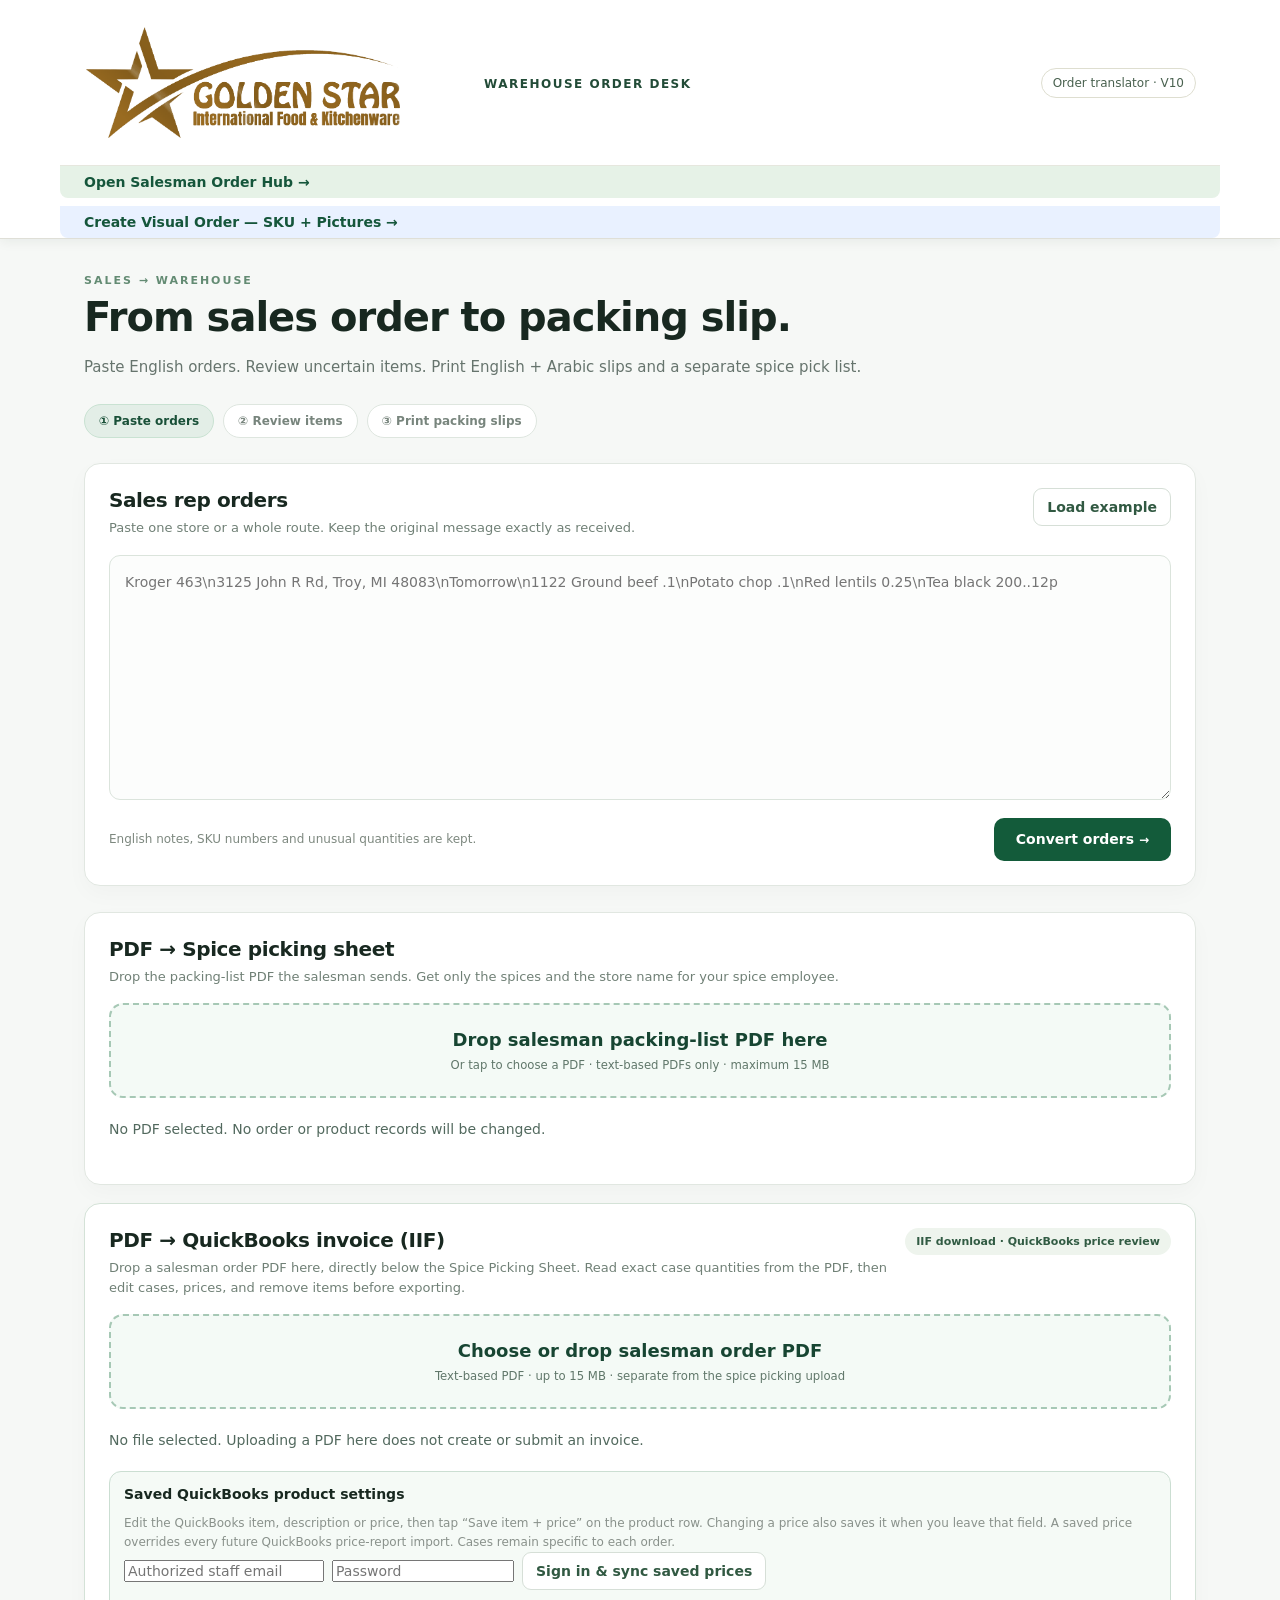
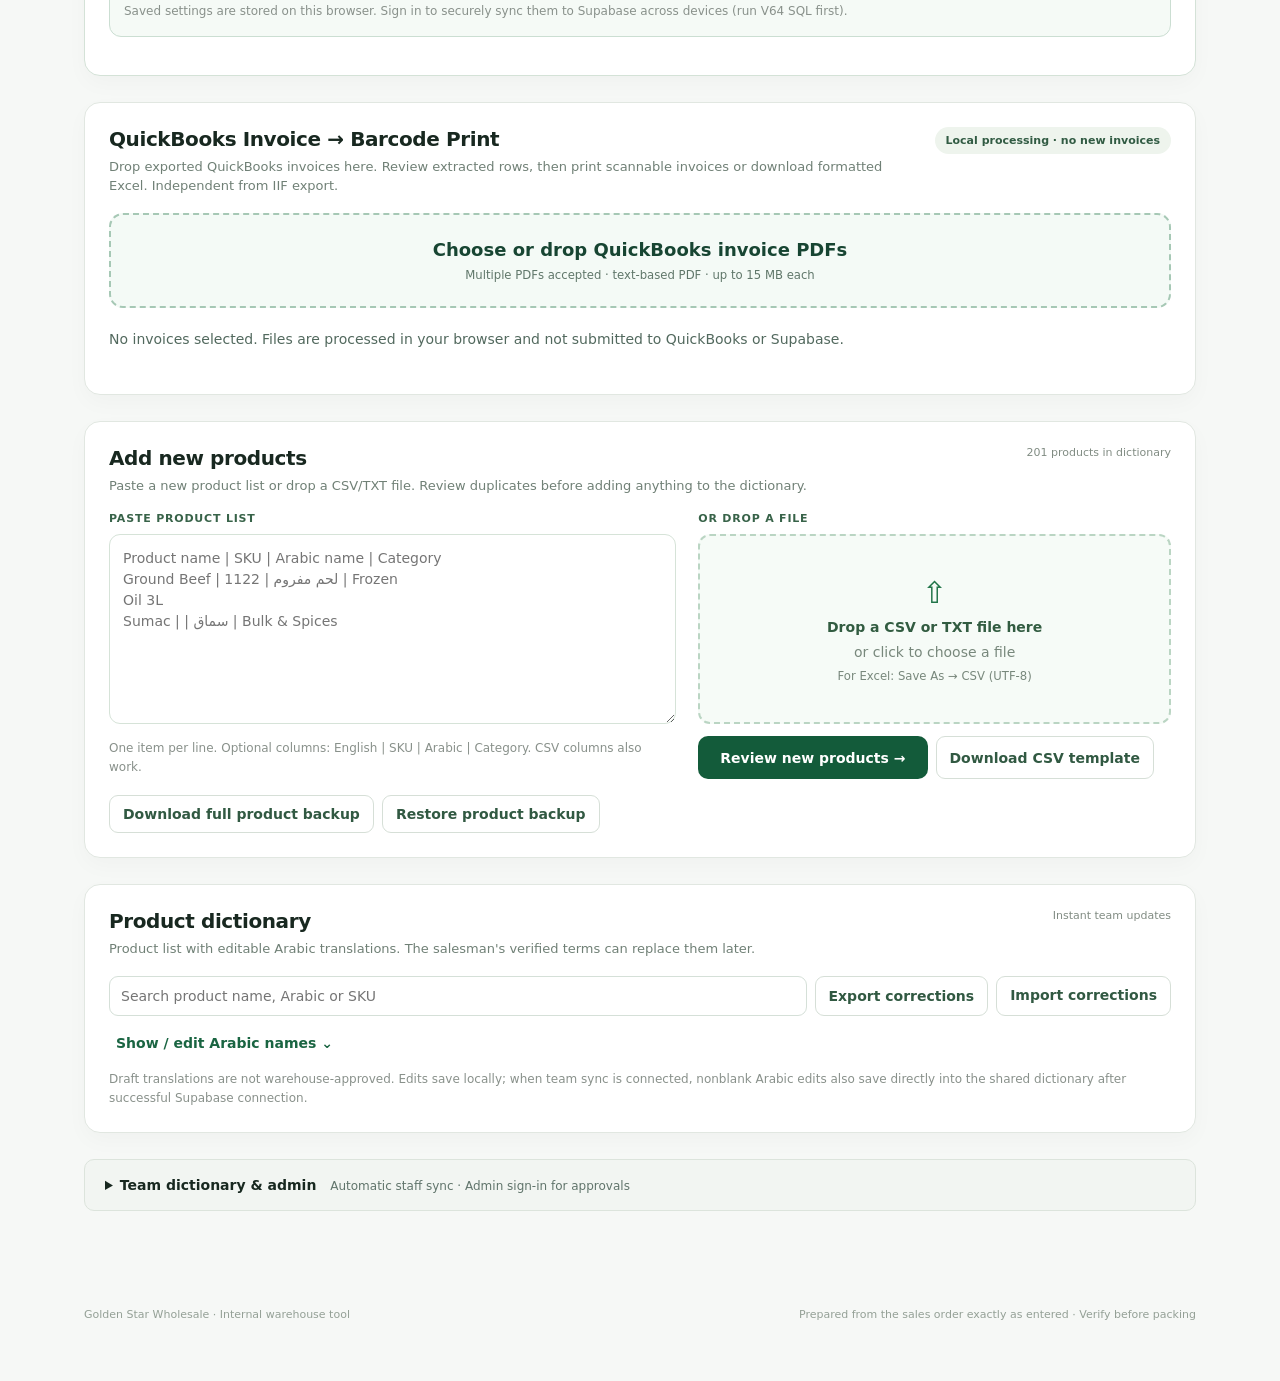
<file: index.html>
<!doctype html><html lang="en"><head><meta charset="utf-8"><meta name="viewport" content="width=device-width,initial-scale=1"><title>Golden Star | Packing Desk</title><link rel="stylesheet" href="styles.css"></head><body>
<header class="top"><div class="topinner"><div class="logo-panel"><img src="golden-star-logo-clear.png" alt="Golden Star International Food & Kitchenware"></div><div class="subbrand">WAREHOUSE ORDER DESK</div><div class="pill">Order translator · V10</div></div><a class="sales-link" href="salesman.html">Open Salesman Order Hub →</a><a class="sales-link" href="visual-order.html" style="margin-top:8px;background:#e9f1ff">Create Visual Order — SKU + Pictures →</a></header>
<main><section class="hero"><div><div class="eyebrow">SALES → WAREHOUSE</div><h1>From sales order to packing slip.</h1><p>Paste English orders. Review uncertain items. Print English + Arabic slips and a separate spice pick list.</p></div></section>
<div class="steps"><span class="step active">① Paste orders</span><span class="step">② Review items</span><span class="step">③ Print packing slips</span></div>
<section class="panel editor"><div class="panelhead"><div><h2>Sales rep orders</h2><p>Paste one store or a whole route. Keep the original message exactly as received.</p></div><button class="ghost" id="example">Load example</button></div><textarea id="raw" spellcheck="false" placeholder="Kroger 463\n3125 John R Rd, Troy, MI 48083\nTomorrow\n1122 Ground beef .1\nPotato chop .1\nRed lentils 0.25\nTea black 200..12p"></textarea><div class="actionbar"><span id="inputnote">English notes, SKU numbers and unusual quantities are kept.</span><button class="primary" id="convert">Convert orders <span>→</span></button></div></section>
<section class="panel spicepdf-panel" id="spicepdf-tool"><div class="panelhead"><div><h2>PDF → Spice picking sheet</h2><p>Drop the packing-list PDF the salesman sends. Get only the spices and the store name for your spice employee.</p></div></div>
<label class="spicepdf-drop" id="spicepdf-drop" for="spicepdf-file" tabindex="0"><strong>Drop salesman packing-list PDF here</strong><small>Or tap to choose a PDF · text-based PDFs only · maximum 15 MB</small></label><input type="file" id="spicepdf-file" accept="application/pdf,.pdf" hidden>
<p class="spicepdf-status" id="spicepdf-status" role="status">No PDF selected. No order or product records will be changed.</p><div id="spicepdf-review" hidden><div class="spicepdf-store" id="spicepdf-store"></div><p class="spicepdf-note">Confirm every extracted spice and case quantity against the original PDF before giving this sheet to the spice employee. Unrecognized SKUs are never added automatically.</p><div id="spicepdf-warnings"></div><div class="spicepdf-preview" id="spicepdf-lines"></div><div class="spicepdf-actions"><button type="button" class="primary" id="spicepdf-print">Print spice-only sheet</button><button type="button" class="ghost" id="spicepdf-reset">Clear PDF</button></div></div></section>
<section class="panel qbiif-panel" id="quickbooks-pdf-tool" aria-labelledby="qbiif-title">
  <div class="panelhead"><div><h2 id="qbiif-title">PDF → QuickBooks invoice (IIF)</h2><p>Drop a salesman order PDF here, directly below the Spice Picking Sheet. Read exact case quantities from the PDF, then edit cases, prices, and remove items before exporting.</p></div><span class="qbiif-stage">IIF download · QuickBooks price review</span></div>
  <label class="spicepdf-drop" for="qbiif-file" id="qbiif-drop" tabindex="0"><strong>Choose or drop salesman order PDF</strong><small>Text-based PDF · up to 15 MB · separate from the spice picking upload</small></label><input id="qbiif-file" type="file" accept=".pdf,application/pdf" hidden>
  <p class="spicepdf-status" role="status" id="qbiif-status">No file selected. Uploading a PDF here does not create or submit an invoice.</p>
  <div class="qb-persistence" style="border:1px solid #cbded2;border-radius:12px;padding:14px;margin:14px 0;background:#f5faf6"><strong>Saved QuickBooks product settings</strong><p class="fineprint">Edit the QuickBooks item, description or price, then tap “Save item + price” on the product row. Changing a price also saves it when you leave that field. A saved price overrides every future QuickBooks price-report import. Cases remain specific to each order.</p><div style="display:flex;gap:8px;flex-wrap:wrap;align-items:center"><input id="qbiif-email" type="email" autocomplete="username" placeholder="Authorized staff email" style="min-width:200px"><input id="qbiif-password" type="password" autocomplete="current-password" placeholder="Password" style="min-width:130px"><button id="qbiif-cloud-login" type="button" class="ghost">Sign in & sync saved prices</button></div><p id="qbiif-save-status" class="fineprint" role="status">Saved settings are stored on this browser. Sign in to securely sync them to Supabase across devices (run V64 SQL first).</p></div>
<div id="qbiif-preview" hidden><label for="qbiif-customer">QuickBooks customer name</label><input id="qbiif-customer" placeholder="e.g. Kroger 443" autocomplete="off"><p class="fineprint">Confirm the customer name and every row against the original PDF. Meijer/Nino are split by invoice section; Kroger stays on one invoice. Match each line to your QuickBooks item, enter its current selling price and verify case quantity. All case quantities and selling prices can be edited. Remove unwanted lines before download; unmatched items must be resolved.</p><div class="qbiif-table-wrap"><table class="qbiif-table"><thead><tr><th>SKU</th><th>Order line from PDF</th><th>QB Item Name</th><th>QB Description (editable)</th><th>Cases</th><th>Price / case ($)</th><th>Invoice group</th><th>Remove</th></tr></thead><tbody id="qbiif-lines"></tbody></table></div><p class="spicepdf-status" id="qbiif-summary"></p><div id="qbiif-groups" class="spicepdf-status"></div>
<div class="qbiif-export-controls"><label>Invoice numbers assigned by QuickBooks<input id="qbiif-number" readonly aria-readonly="true" placeholder="Generated when PDF is loaded"></label><label>Invoice date<input id="qbiif-date" type="date"></label><div class="qbiif-note">A/R: <strong>Accounts Receivable</strong> · Line account: <strong>Cost of Goods Sold</strong>. Invoice number fields are blank in the IIF so QuickBooks can assign numbers when importing. Verify assigned numbers in QuickBooks. Cost of Goods Sold is normally an expense account: use these defaults only for test imports until your accountant confirms the mapping.</div><input id="qbiif-ar" type="hidden" value="Accounts Receivable"><input id="qbiif-income" type="hidden" value="Cost of Goods Sold"></div>
<label class="qbiif-confirm"><input type="checkbox" id="qbiif-confirm"> I checked the PDF, items, quantities, prices and accounts. QuickBooks will assign invoice numbers on import. Importing this creates real transactions.</label>
<p id="qbiif-errors" class="qbiif-errors" role="alert"></p><button type="button" id="qbiif-download" class="primary" disabled>Download QuickBooks IIF</button><div class="qbiif-foot"><button type="button" id="qbiif-reset" class="ghost">Clear PDF</button><span class="qbiif-note">IIF download only; it never submits invoices to QuickBooks. Prices are prefilled only for uniquely matched items from the October 22 QuickBooks report. Verify prices against QuickBooks and enter prices for unmatched items. Always test in a backup company file first. Verify every invoice receives an automatic number in QuickBooks.</span></div></div>
</section>

<section class="panel" id="qb-barcode-tool" aria-labelledby="qb-barcode-title">
 <div class="panelhead"><div><h2 id="qb-barcode-title">QuickBooks Invoice → Barcode Print</h2><p>Drop exported QuickBooks invoices here. Review extracted rows, then print scannable invoices or download formatted Excel. Independent from IIF export.</p></div><span class="qbiif-stage">Local processing · no new invoices</span></div>
 <label class="spicepdf-drop" for="qb-barcode-files" id="qb-barcode-drop" tabindex="0"><strong>Choose or drop QuickBooks invoice PDFs</strong><small>Multiple PDFs accepted · text-based PDF · up to 15 MB each</small></label>
 <input id="qb-barcode-files" type="file" accept=".pdf,application/pdf" multiple hidden>
 <p id="qb-barcode-status" class="spicepdf-status" role="status">No invoices selected. Files are processed in your browser and not submitted to QuickBooks or Supabase.</p>
 <div id="qb-barcode-review" hidden>
  <p class="fineprint"><strong>Review before print:</strong> Invoice totals, barcodes, quantities, customer names and product details must match QuickBooks. Unrecognized barcodes cannot be invented. Barcodes are generated as Code 128 and require a scanner configured to read Code 128.</p>
  <div id="qb-barcode-docs"></div>
  <label class="qbiif-confirm"><input type="checkbox" id="qb-barcode-confirm"> I verified the imported invoice details, barcode digits and prices against QuickBooks.</label>
  <p id="qb-barcode-errors" role="alert" style="color:#a33;white-space:pre-line"></p>
  <div class="spicepdf-actions"><button type="button" id="qb-barcode-print" class="primary" disabled>Print / Save PDF</button><button type="button" id="qb-barcode-excel" class="ghost" disabled>Download barcode Excel</button><button type="button" id="qb-barcode-clear" class="ghost">Clear</button></div>
 </div>
</section>
<section id="workspace" class="hidden"><div class="resulthead"><div><h2>Review & print</h2><p>Check orange flags. For unknown items, use Google Translate, paste the Arabic into the field, and confirm before sending to packing.</p></div><div class="resultactions"><button class="ghost" id="printall">Print all approved slips</button><button class="ghost" id="printapprovedspices">Print all approved spice sheets</button><button class="ghost" id="clear">Start over</button></div></div><div id="stats" class="stats"></div><div id="alerts"></div><p id="translationstatus" class="fineprint" role="status" aria-live="polite">For unknown items, click “Translate Arabic here”. First use downloads a free browser model; suggestions must be verified.</p><div id="storetabs" class="storetabs"></div><div id="storeview"></div></section>
<section class="panel" id="productmanager"><div class="panelhead"><div><h2>Add new products</h2><p>Paste a new product list or drop a CSV/TXT file. Review duplicates before adding anything to the dictionary.</p></div><span class="mini" id="productcount">Loading products…</span></div>
<div class="importgrid"><div><label class="fieldlabel" for="newlist">PASTE PRODUCT LIST</label><textarea id="newlist" class="newlist" placeholder="Product name | SKU | Arabic name | Category&#10;Ground Beef | 1122 | لحم مفروم | Frozen&#10;Oil 3L&#10;Sumac | | سماق | Bulk & Spices"></textarea><p class="fineprint">One item per line. Optional columns: English | SKU | Arabic | Category. CSV columns also work.</p></div><div><label class="fieldlabel">OR DROP A FILE</label><label for="productfile" class="dropzone" id="dropzone"><span class="dropicon">⇧</span><b>Drop a CSV or TXT file here</b><span>or click to choose a file</span><small>For Excel: Save As → CSV (UTF-8)</small></label><input type="file" id="productfile" accept=".csv,.txt,text/csv,text/plain" hidden><div class="addcontrols"><button class="primary" id="previewproducts">Review new products →</button><button class="ghost" id="downloadtemplate">Download CSV template</button></div></div></div>
<div id="importpreview" class="hidden"><h3 class="previewtitle">Review before adding <span id="previewstats"></span></h3><div class="previewactions"><label><input id="showexisting" type="checkbox"> Show existing products</label><button class="primary" id="saveproducts">Add approved products</button></div><div id="previewrows" class="previewrows"></div><p class="fineprint">New products are initially saved on this browser. Use team sync and select “Share locally added products” to make them available to the team.</p></div>
<div class="dictionary-tools" style="margin-top:16px"><button class="ghost" id="backupall">Download full product backup</button><label class="upload">Restore product backup<input type="file" id="restoreall" accept=".json,application/json" hidden></label></div><div class="fineprint" id="managerstatus" role="status"></div></section>
<section class="panel settings"><div class="panelhead"><div><h2>Product dictionary</h2><p>Product list with editable Arabic translations. The salesman's verified terms can replace them later.</p></div><span class="mini">Instant team updates</span></div><div class="dictionary-tools"><input id="productsearch" placeholder="Search product name, Arabic or SKU"><button class="ghost" id="exportdict">Export corrections</button><label class="upload">Import corrections<input type="file" id="importdict" accept="application/json,.json" hidden></label></div><div id="dictionary" class="dictionary hidden"></div><button class="linkbutton" id="toggleDictionary">Show / edit Arabic names <span>⌄</span></button><p class="fineprint">Draft translations are not warehouse-approved. Edits save locally; when team sync is connected, nonblank Arabic edits also save directly into the shared dictionary after successful Supabase connection.</p></section>
<details class="teamsettings"><summary>Team dictionary & admin <span>Automatic staff sync · Admin sign-in for approvals</span></summary><section class="panel" id="sharedsettings"><div class="panelhead"><div><h2>Shared team dictionary</h2><p>Salesmen connect automatically. Confirmed corrections save straight to the shared dictionary. Anyone with access can change product names.</p></div><span class="mini">Team sync</span></div>
<div id="syncauth"><p class="fineprint">Staff need no login. Admin only: sign in below to approve new translations.</p><div class="dictionary-tools"><input id="syncemail" type="email" autocomplete="username" placeholder="Staff email"><input id="syncpassword" type="password" autocomplete="current-password" placeholder="Password"><button class="primary" id="synclogin">Admin sign-in</button></div></div>
<div id="syncconnected" class="hidden"><p id="syncsession"></p><div class="dictionary-tools"><button class="primary" id="syncnow">Refresh shared translations</button><button class="ghost" id="submitproducts">Share locally added products</button><button class="ghost" id="synclogout">Sign out</button></div></div>
<p class="fineprint" id="syncstatus" role="status">Checking configuration…</p><div id="reviewadmin" class="hidden"><h3>Admin approval queue</h3><button class="ghost" id="refreshqueue">Refresh pending changes</button><div id="reviewqueue"></div></div></section>
</details></main><footer>Golden Star Wholesale · Internal warehouse tool <span>Prepared from the sales order exactly as entered · Verify before packing</span></footer><script src="config.js"></script><script src="offline-translate.js" type="module"></script><script src="app.js"></script><script src="shared.js"></script><script src="spice-pdf.js"></script><script src="quickbooks-pdf.js?v=67"></script><script src="qb-barcode-print.js?v=105"></script></body></html>
</file>
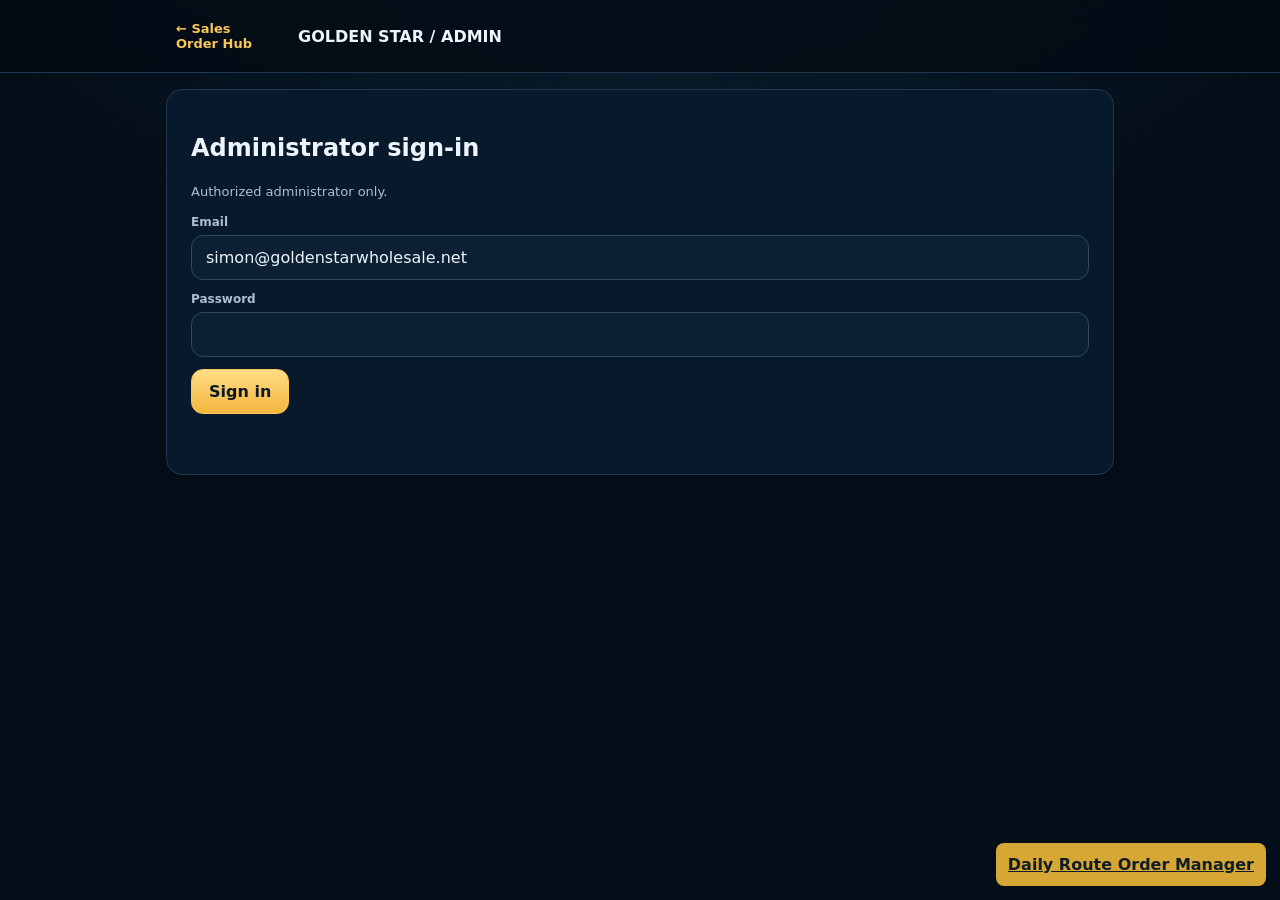
<file: admin.html>
<!doctype html><html lang="en"><head><meta charset="utf-8"><meta name="viewport" content="width=device-width,initial-scale=1"><title>Golden Star | Admin</title><link rel="stylesheet" href="salesman.css"><link rel="stylesheet" href="admin.css"></head><body>
<header class="bar"><div class="wrap barinner"><a class="back" href="salesman.html">← Sales Order Hub</a><strong>GOLDEN STAR <span>/ ADMIN</span></strong><button id="signout" class="out" hidden>Sign out</button></div></header>
<main class="wrap"><section class="panel" id="login"><h1>Administrator sign-in</h1><p class="muted">Authorized administrator only.</p><form id="loginform"><label>Email</label><input type="email" id="email" required autocomplete="username" value="simon@goldenstarwholesale.net"><label>Password</label><input type="password" id="password" required autocomplete="current-password"><button class="primary" type="submit">Sign in</button></form><p id="loginerror" class="error" role="alert"></p></section>
<div id="workspace" hidden><div class="hero"><div><div class="eyebrow">PRIVATE ADMINISTRATION</div><h1>Products & stores</h1><p>Edit your live catalog without touching the Packing Desk.</p></div><span id="counts" class="pill"></span></div>
<section class="panel"><div class="sectiontop"><h2>Manage products</h2><button id="newproduct" class="primary">+ Add product</button></div><div class="classificationTools"><input type="search" id="findproduct" placeholder="Search SKU, English, Arabic, brand, or barcode"><select id="categoryfilter" aria-label="Filter products by picking category"><option value="ALL">All categories</option><option value="SPICES">Spices</option><option value="GROCERY">Grocery</option><option value="FROZEN">Frozen</option><option value="DAIRY">Dairy</option><option value="UNASSIGNED">Unassigned</option></select></div><div id="categorysummary" class="categorySummary" aria-live="polite"></div><p class="muted">Category shown is the saved warehouse picking category. Change the dropdown beside any item and click Save. Meijer/Nino invoice groupings are separate.</p><div id="productmatchcount" class="muted"></div><div class="adminList" id="productlist"></div><div class="productPager"><button type="button" id="prevproducts" class="secondary">← Previous</button><span id="productpage"></span><button type="button" id="nextproducts" class="secondary">Next →</button></div><p id="quickcategorymsg" role="status" class="muted"></p><div id="productedit" class="inset" hidden><h3 id="producttitle">Edit product</h3><input type="hidden" id="productid"><label>English name *</label><input id="p_name"><label>Iraqi Arabic</label><input id="p_arabic" lang="ar" dir="rtl"><div class="two"><div><label>Internal SKU</label><input id="p_sku" placeholder="e.g. 1125 or 11891J"></div><div><label>UPC/GTIN</label><input id="p_gtin" placeholder="Leave empty if unknown"></div></div><label>Brand</label><input id="p_brand"><label>Warehouse picking category (Kroger)</label><select id="p_pick_category"><option value="">Choose category</option><option value="FROZEN">Frozen</option><option value="DAIRY">Dairy</option><option value="GROCERY">Grocery</option><option value="SPICES">Spices</option></select><p class="muted">Saved to the product database. Does not change Meijer/Nino invoice categories.</p><label><input type="checkbox" id="p_spice" style="width:auto"> Spice picking item</label><div class="inlineButtons"><button id="saveproduct" class="primary">Save product</button><button id="cancelproduct" class="secondary">Cancel</button></div><p id="productmsg" class="muted" role="status"></p></div></section>
<section class="panel"><div class="sectiontop"><h2>Manage stores</h2><button id="newstore" class="primary">+ Add store</button></div><input type="search" id="findstore" placeholder="Search store, number, city, address"><div class="adminList" id="storelist"></div><div id="storeedit" class="inset" hidden><h3 id="storetitle">Edit store</h3><input type="hidden" id="storeid"><label>Store name *</label><input id="s_name" placeholder="e.g. Meijer #57 Rochester Rd"><div class="two"><div><label>Chain</label><select id="s_retailer"><option>Kroger</option><option>Meijer</option><option>Fresh Thyme</option><option>Nino Salvaggio</option><option>Other</option></select></div><div><label>Store number</label><input id="s_code"></div></div><label>Delivery address *</label><input id="s_address" placeholder="Street, City, State ZIP"><div class="inlineButtons"><button id="savestore" class="primary">Save store</button><button id="cancelstore" class="secondary">Cancel</button></div><p id="storemsg" class="muted" role="status"></p></div></section>
<section class="panel" id="orderspanel"><div class="sectiontop"><h2>Saved orders</h2><button id="refreshorders" class="secondary" type="button">Refresh orders</button></div><p class="muted">View and permanently delete saved orders. Deletion affects all devices, so double-check the store and date first. This does not remove products or stores.</p><input type="search" id="findorder" placeholder="Search store, delivery note, date, or order ID"><div class="adminList" id="orderslist"><p class="muted">Loading saved orders…</p></div><p id="ordersmsg" class="muted" role="status"></p></section>
<p id="status" role="status" class="muted"></p></div></main><script src="config.js"></script><script src="admin.js"></script><a href="route-manager.html" style="position:fixed;bottom:14px;right:14px;z-index:999;background:#d6a735;color:#101d25;padding:12px;border-radius:8px;font-weight:bold">Daily Route Order Manager</a></body></html>
</file>
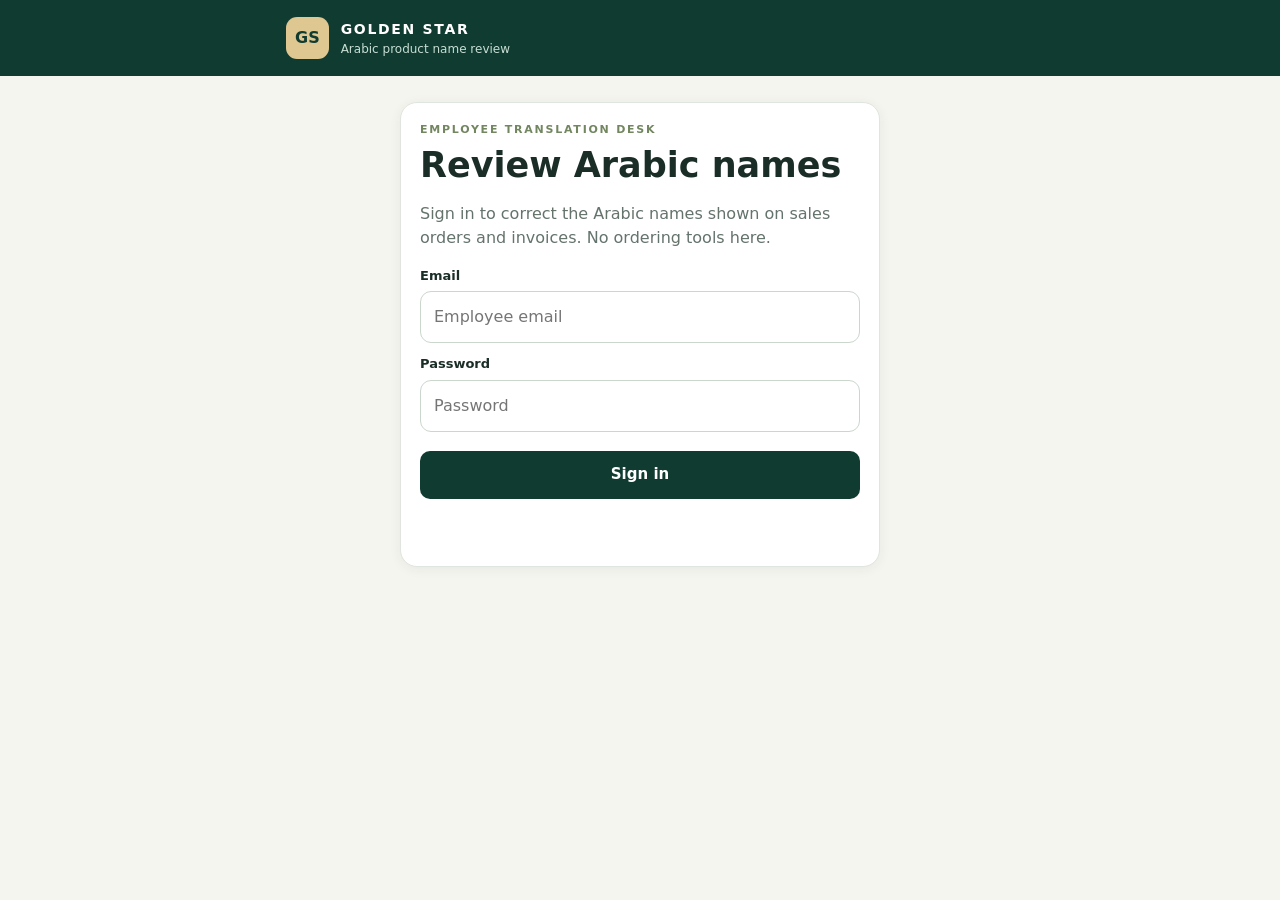
<file: arabic-review.html>
<!doctype html><html lang="en"><head><meta charset="utf-8"><meta name="viewport" content="width=device-width, initial-scale=1, viewport-fit=cover"><meta name="theme-color" content="#103b31"><title>Golden Star | Arabic Names</title><link rel="stylesheet" href="arabic-review.css"></head><body>
<header class="top"><div class="shell head"><div class="brand"><span class="mark">GS</span><span><strong>GOLDEN STAR</strong><small>Arabic product name review</small></span></div><button type="button" id="logout" hidden>Sign out</button></div></header>
<main class="shell"><section id="login" class="login card"><div class="eyebrow">EMPLOYEE TRANSLATION DESK</div><h1>Review Arabic names</h1><p>Sign in to correct the Arabic names shown on sales orders and invoices. No ordering tools here.</p><form id="signin"><label for="email">Email</label><input type="email" id="email" autocomplete="username" required placeholder="Employee email"><label for="password">Password</label><input id="password" type="password" autocomplete="current-password" required placeholder="Password"><button type="submit" class="primary">Sign in</button></form><p class="message" id="loginmsg" role="alert"></p></section>
<section id="app" hidden><div class="intro"><div class="eyebrow">ARABIC TRANSLATION REVIEW</div><h1>Product names <span lang="ar">أسماء المنتجات</span></h1><p>Check the English product, correct the Arabic if needed, or tap Save to confirm it is already right. Changes go straight to the sales portal.</p></div><div class="stats"><div><strong id="loaded">—</strong><small>Products to review</small></div><div><strong id="reviewed">0</strong><small>Reviewed and saved</small></div></div><div class="controls card"><label for="search">Find a product</label><input id="search" type="search" placeholder="Search English, Arabic, SKU…" autocomplete="off"><div class="filter"><button type="button" data-filter="pending" class="active">To Review</button><button type="button" data-filter="missing">Missing Arabic</button><button type="button" data-filter="saved">Reviewed &amp; Saved</button></div><div class="subline"><span id="matching">Loading…</span><button type="button" id="reload">Refresh</button></div></div><div id="products" class="cards" aria-live="polite"></div><div class="pager"><button type="button" id="prev">← Previous</button><span id="page"></span><button type="button" id="next">Next →</button></div><div class="notice" id="notice" role="status"></div></section></main><script src="config.js"></script><script src="arabic-review.js?v=94"></script></body></html>
</file>
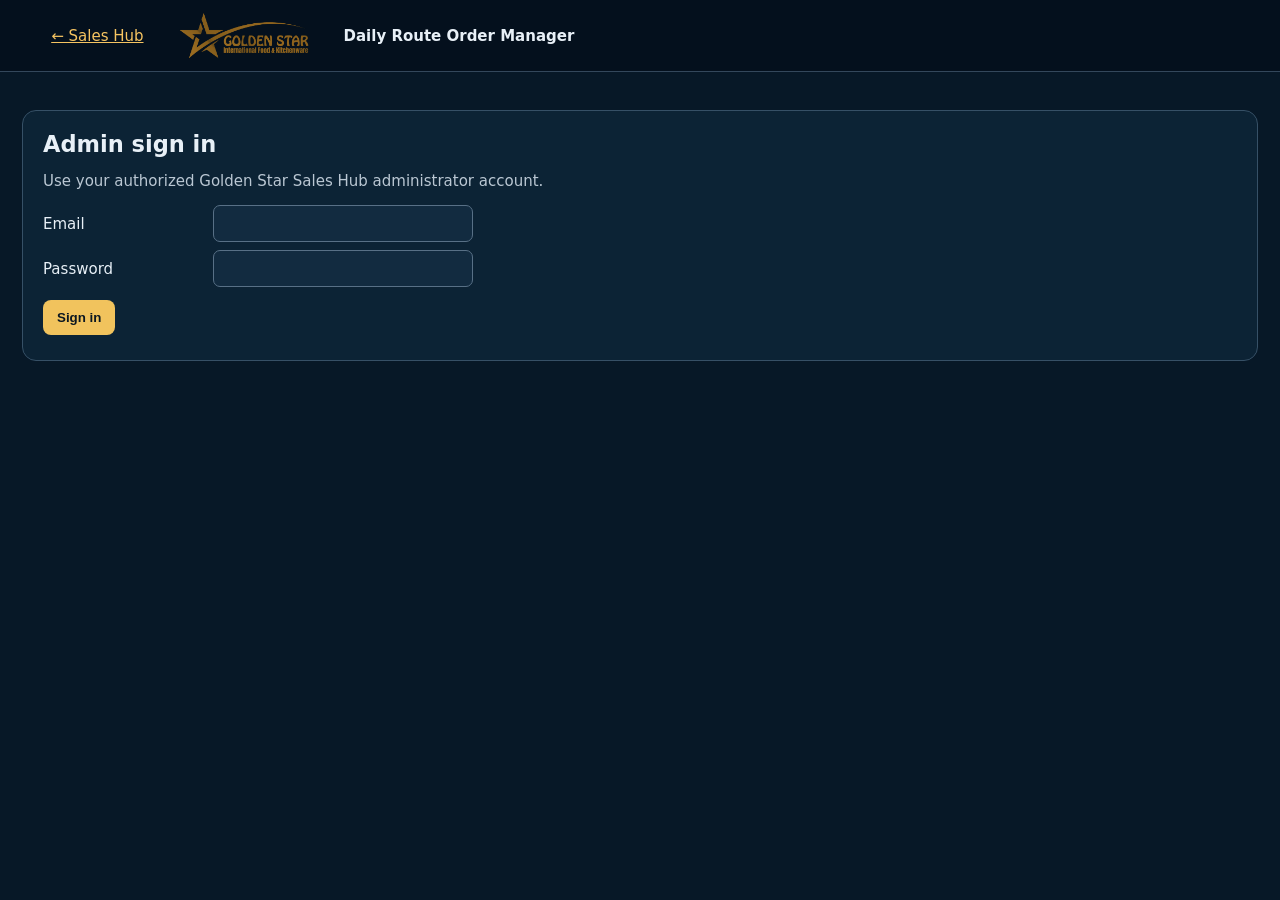
<file: route-manager.html>
<!doctype html><html lang="en"><head><meta charset="utf-8"><meta name="viewport" content="width=device-width,initial-scale=1"><title>Golden Star | Daily Route Order Manager</title><link rel="stylesheet" href="route-manager.css"></head><body><header><a href="salesman.html">← Sales Hub</a><img src="golden-star-logo-clear.png" alt="Golden Star"><strong>Daily Route Order Manager</strong></header><main><section id="authBox" class="panel"><h2>Admin sign in</h2><p>Use your authorized Golden Star Sales Hub administrator account.</p><label>Email <input id="email" type="email" autocomplete="username"></label><label>Password <input id="password" type="password" autocomplete="current-password"></label><button id="login">Sign in</button></section><div id="workspace" hidden><section class="panel"><h2>1. Select route orders</h2><p class="muted">Choose submitted orders. A single selected order creates one store's IIF; multiple selections create one route IIF with separate invoices.</p><div class="toolbar"><label>Delivery date <input id="deliveryFilter" type="date"></label><button id="refresh">Refresh orders</button><button id="selectFiltered" class="secondary">Select all shown</button><button id="clearSelection" class="secondary">Clear selection</button></div><div id="orders"></div></section><section id="quantityEditor" class="panel" hidden><h2 id="quantityHeading">Edit order quantities</h2><p class="muted">Change case quantities for this saved order. Saving replaces quantities on the original order ID—not a new order. Previously exported orders can be edited; re-importing may duplicate invoices in QuickBooks.</p><div class="tableWrap"><table><thead><tr><th>SKU</th><th>Product</th><th>Cases</th></tr></thead><tbody id="quantityRows"></tbody></table></div><button id="saveQuantityEdits">Save quantities to order</button><button id="cancelQuantityEdits" class="secondary">Cancel</button></section><section class="panel"><h2>2. Review QuickBooks mapping</h2><p class="muted">The exact QuickBooks customer name, item, description, quantity, and selling price are editable. Changes to QuickBooks item, description, or price save permanently by SKU to Supabase when you finish editing a field. Saved prices override the packaged report. Set Cases to 0 to exclude a line from this IIF only; the saved order stays unchanged. All unresolved included lines block exporting.</p><button id="prepare">Prepare selected orders</button><p id="reviewStats"></p><div id="exportBlockers" class="blockerPanel" aria-live="polite"></div><div class="tableWrap"><table><thead><tr><th>Store / Invoice category</th><th>SKU</th><th>QuickBooks item</th><th>Sales description</th><th>Cases</th><th>Price/case</th><th>Line total</th></tr></thead><tbody id="lines"></tbody></table></div></section><section class="panel"><h2>3. Export reviewed IIF</h2><p class="muted">QuickBooks will assign invoice numbers at import. We record export history in Supabase and warn before re-exporting an order. This cannot tell whether QuickBooks actually imported it.</p><label>Invoice date <input type="date" id="invoiceDate"></label><label><input type="checkbox" id="confirm"> I checked customer names, every line, quantities and prices; I understand this creates invoices when imported into QuickBooks.</label><button id="export">Download reviewed route IIF</button><p id="status" role="status"></p></section></div></main><datalist id="qbNames"></datalist><script src="config.js"></script><script src="route-manager.js?v=101"></script></body></html>
</file>
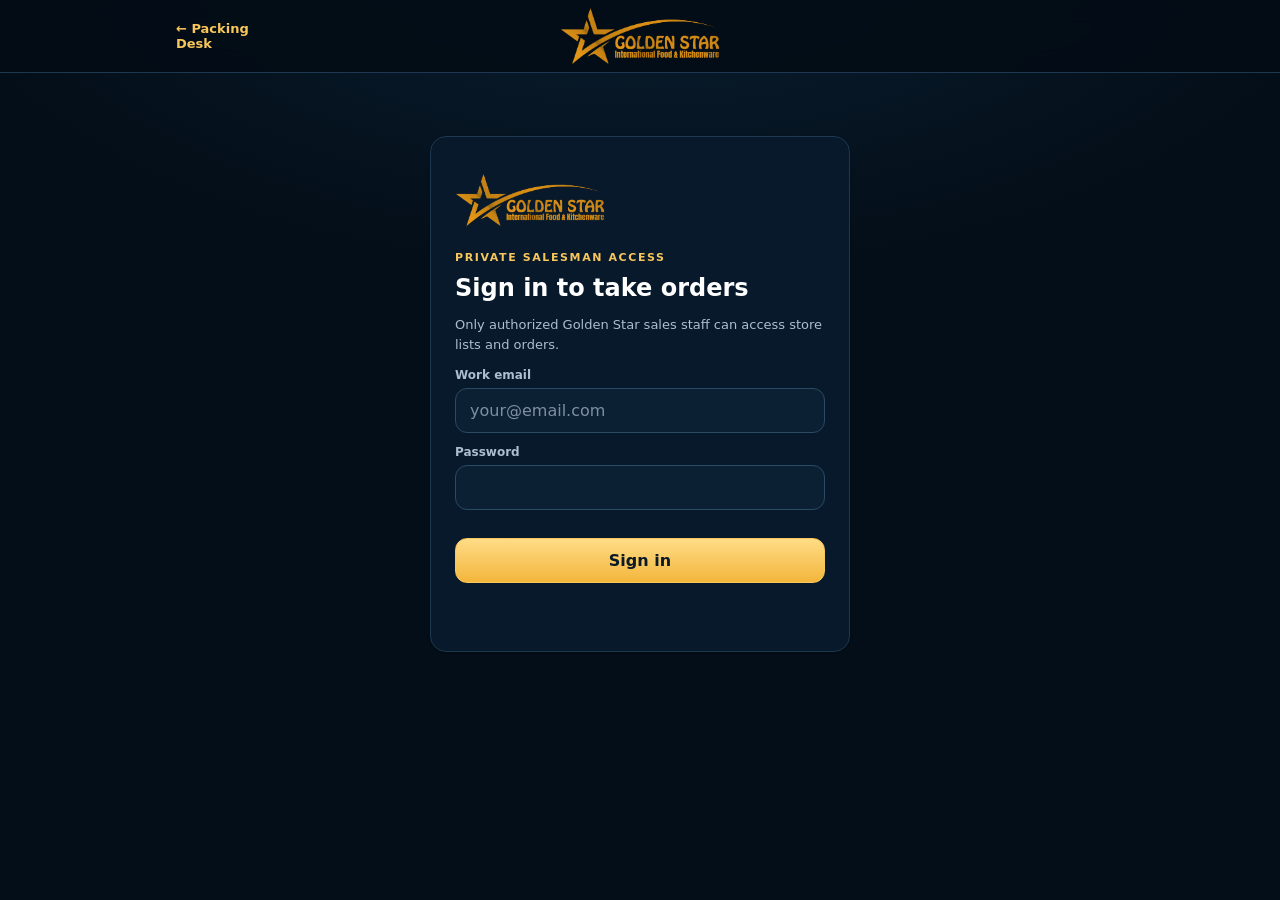
<file: salesman.html>
<!doctype html><html lang="en"><head><meta charset="utf-8"><meta name="viewport" content="width=device-width,initial-scale=1,viewport-fit=cover"><title>Golden Star | Sales Order Hub</title><link rel="stylesheet" href="salesman.css"></head><body>
<header class="bar"><div class="wrap barinner"><a class="back" href="index.html">← Packing Desk</a><strong class="siteBrand"><img src="golden-star-logo-clear.png" alt="Golden Star Wholesale"><span class="brandDesktop">GOLDEN STAR / SALES ORDERS</span></strong><div class="right" id="userBar" hidden><span id="loggedAs"></span><button id="logout" class="out">Sign out</button></div></div></header>
<main class="wrap" id="loginPage"><section class="loginpanel"><img src="golden-star-logo-clear.png" class="loginlogo" alt="Golden Star"><div class="eyebrow">PRIVATE SALESMAN ACCESS</div><h1>Sign in to take orders</h1><p class="muted">Only authorized Golden Star sales staff can access store lists and orders.</p><form id="loginForm"><label for="email">Work email</label><input type="email" id="email" autocomplete="username" required placeholder="your@email.com"><label for="password">Password</label><input type="password" id="password" autocomplete="current-password" required><button class="primary block" id="loginBtn" type="submit">Sign in</button><p id="loginError" role="alert" class="error"></p></form></section></main>
<main id="appPage" class="wrap" hidden>
<nav class="mobileTopTabs" aria-label="Order sections"><a class="selected" href="#orderItems">🛒 New Order</a><a href="#recentOrders">▤ Recent Orders</a></nav>
<div class="hero"><div><div class="eyebrow">SALES REP ORDER HUB</div><h1>New store order</h1><p>Pick store → add cases → submit and print.</p></div><span class="status" id="saveStatus">Ready</span></div>
<section class="panel" id="orderStore"><div class="sectiontop"><h2>1. Search for a store</h2><button id="newStoreBtn" class="secondary">+ New customer</button></div><input id="storeFind" type="search" placeholder="Type Kroger 443, Meijer, Nino, Fresh Thyme, city or address" autocomplete="off" role="combobox" aria-autocomplete="list" aria-controls="storeMatches" aria-expanded="false" aria-label="Find store"><div id="storeMatches" class="storeMatches" role="listbox" aria-label="Matching stores" hidden></div><div id="storeChosen" class="storeChosen" aria-live="polite"></div><div id="storeAddress" class="address muted"></div>
<div id="newStoreBox" class="inset" hidden><div class="two"><div><label>Store name *</label><input id="newStoreName" placeholder="e.g. Kroger 443"></div><div><label>Retailer</label><select id="newStoreChain"><option>Kroger</option><option>Meijer</option><option>Fresh Thyme</option><option>Nino Salvaggio</option><option>Other</option></select></div></div><label>Delivery address *</label><input id="newStoreAddress" placeholder="Street, City, State ZIP"><div class="inlineButtons"><button class="primary" id="saveNewStore">Save new customer</button><button class="secondary" id="cancelStore">Cancel</button></div></div></section>
<section class="panel" id="orderItems"><div class="sectiontop"><h2>2. Add items</h2><span class="pill" id="basketCount">0 items</span></div><div class="barcodeSearchRow"><input id="productFind" type="search" placeholder="Search product, SKU, UPC or Arabic name" aria-label="Search product catalog"><button class="secondary" type="button" id="openBarcodeScanner" aria-haspopup="dialog">▣ Scan Barcode</button></div><div id="searchResults" class="results"></div><div class="inlineButtons"><button class="secondary" id="newItemBtn">+ Item not listed</button><button class="secondary" id="invoiceBreakBtn" type="button">+ Invoice Break</button><span id="invoiceGroupStatus" class="pill">New items → Invoice 1 (main invoice)</span></div><div id="newItemBox" class="inset" hidden><label>Product name *</label><input id="customName" placeholder="Exactly what the customer ordered"><label>Arabic product name</label><input id="customArabic" lang="ar" dir="rtl" placeholder="الاسم بالعربية"><div class="two"><div><label>SKU (only if known)</label><input id="customSku" placeholder="Optional — no guesses"></div><div><label>Cases</label><input id="customQty" type="number" inputmode="decimal" step="0.25" min="0.01" value="1"></div></div><div class="checkrow"><label><input id="customSpice" type="checkbox"> Loose spice — include on spice picking sheet</label></div><div class="checkrow"><label><input id="customSave" type="checkbox"> Save this item to the sales catalog for next time</label></div><div class="inlineButtons"><button class="primary" id="addCustom">Add to order</button><button class="secondary" id="cancelCustom">Cancel</button></div></div></section>
<section class="panel" id="orderReview"><div class="sectiontop"><h2>3. Review order</h2><span id="caseTotal" class="pill">0 cases</span></div><div id="basket" class="basket"><div class="empty">Items you add appear here.</div></div><div class="two"><div><label>Delivery day / date</label><input id="delivery" placeholder="Tomorrow, Wednesday, 10/22..."></div><div><label>Warehouse notes</label><textarea id="notes" rows="2" placeholder="Stickers, separate pallets, special instructions..."></textarea></div></div><div class="inlineButtons"><button id="submitOrder" class="primary big">Submit order</button><button id="printSpices" class="secondary">Print Spices Only</button><button id="printList" class="secondary" type="button">Print List</button><button id="clearOrder" class="secondary">Clear order</button></div><p class="muted small">Print Spices Only creates a separate spice picking sheet when needed. For Meijer and Nino orders, invoice groups are automatic; review or correct the category of each item. Other stores can use Invoice Break manually. A verified barcode means an exact barcode match, not independent warehouse SKU confirmation. Arabic appears beside English when saved; missing translations are explicitly marked.</p><p id="loadedOrderNotice" class="loadedOrderNotice" hidden></p><div id="orderMessage" role="status" class="error"></div></section>
<section id="adminPanel" class="panel" hidden><div class="sectiontop"><h2>Product manager</h2><button id="adminAdd" class="primary">+ Add product</button></div><p class="muted">Admin only. Search by English, Arabic, barcode or SKU.</p><div class="inlineButtons"><button id="bulkArabic" class="secondary" type="button">Generate Arabic suggestions for missing names</button><button id="stopArabic" class="secondary" type="button" hidden>Stop</button></div><p class="muted" id="arabicProgress">Suggestions are machine translations. Review and refine them anytime in Product Manager; existing Arabic is never overwritten.</p><input id="adminFind" type="search" placeholder="Find an item to edit"><div id="adminResults" class="adminResults"></div><div id="adminEditor" class="inset" hidden><input id="editId" type="hidden"><label>English product name</label><input id="edit_name"><label>Arabic product name (editable)</label><div class="inlineButtons"><input id="edit_arabic" dir="rtl" lang="ar" style="flex:1"><button id="suggestOneArabic" type="button" class="secondary">Suggest Arabic</button></div><small class="muted">Automatic suggestions may contain errors. Correct the wording and click Save product.</small><div class="two"><div><label>Internal SKU</label><input id="edit_sku"></div><div><label>GTIN / UPC</label><input id="edit_gtin"></div></div><label>Brand</label><input id="edit_brand"><label>Verification status</label><select id="edit_status"><option value="verified_barcode">Verified barcode</option><option value="barcode_candidate">Barcode candidate</option><option value="manual_unverified">Manual / unverified</option></select><label><input id="edit_spice" type="checkbox" style="width:auto;display:inline"> Loose spice picking item</label><div class="inlineButtons"><button id="adminSave" class="primary">Save product</button><button id="adminCancel" class="secondary">Cancel</button></div></div><p id="adminMsg" class="muted"></p></section>
<section class="panel" id="recentOrders"><div class="sectiontop"><h2>Saved orders</h2><button class="secondary" id="refreshOrders">Refresh</button></div><div id="orderHistory" class="history muted">Loading…</div></section>
<nav class="mobileBottomNav" aria-label="Quick navigation"><a href="#orderItems"><span>🛒</span>Order</a><a href="#orderReview"><span>▤</span>Review</a><a href="#orderStore"><span>♙</span>Customers</a><a href="#recentOrders"><span>•••</span>More</a></nav>
<footer>Golden Star Wholesale · Salesman portal <span>Separate from the existing Packing Desk</span></footer>
<div id="adminShortcut" hidden class="adminShortcut"><a href="admin.html">⚙ Open Admin Product & Store Manager →</a> <a href="route-manager.html" style="margin-left:16px">📦 Daily Route Order Manager →</a></div>
</main>
<div id="barcodeDialog" class="barcodeOverlay" hidden role="dialog" aria-modal="true" aria-labelledby="barcodeTitle">
<div class="barcodeDialog"><div class="barcodeDialogTop"><h2 id="barcodeTitle">Scan product barcode</h2><button type="button" class="secondary" id="closeBarcodeScanner" aria-label="Close scanner">✕ Close</button></div>
<p class="barcodeHint">Point the barcode at the camera. The product result appears right here.</p>
<div class="barcodeStage">
  <div id="barcodeCamera" class="barcodeCamera"></div>
  <div id="barcodeNotice" class="barcodeNotice" hidden role="status" aria-live="polite">
    <div class="barcodeNoticeCopy"><span id="barcodeNoticeTitle"></span><small id="barcodeNoticeDetail"></small></div>
    <button type="button" id="barcodeNoticeDismiss" aria-label="Dismiss scan message">✕</button>
  </div>
</div>
<p id="barcodeCameraStatus" role="status" class="barcodeScanStatus">Starting camera…</p>
<div id="barcodeMatched" class="barcodeMatched" hidden><div class="barcodeFoundLabel">✓ PRODUCT FOUND</div><div id="barcodeProductDetails"></div><label for="barcodeCases">Quantity in cases</label><div class="barcodeOrderRow"><input id="barcodeCases" type="number" inputmode="decimal" min="0.01" max="10000" step="any" value="1"><button type="button" class="primary" id="barcodeAddToOrder">+ Add to order</button></div></div>
<details class="barcodeMore"><summary>Other ways to enter a barcode</summary>
<div class="barcodePhotoFallback"><label for="barcodePhoto">Scan from a photo</label><input id="barcodePhoto" type="file" accept="image/*" capture="environment"></div><div class="barcodeManual"><label for="barcodeManualInput">Type barcode numbers</label><div class="barcodeManualRow"><input id="barcodeManualInput" type="text" inputmode="numeric" autocomplete="off" placeholder="UPC / EAN digits"><button type="button" class="secondary" id="barcodeManualFind">Find</button></div></div>
</details>
<p id="barcodeFeedback" role="status" aria-live="polite" class="barcodeFeedback" hidden></p>
</div></div>
<div id="printCanvas"></div>
<script src="config.js"></script><script src="offline-translate.js" type="module"></script><script src="salesman.js?v=102"></script></body></html>
</file>
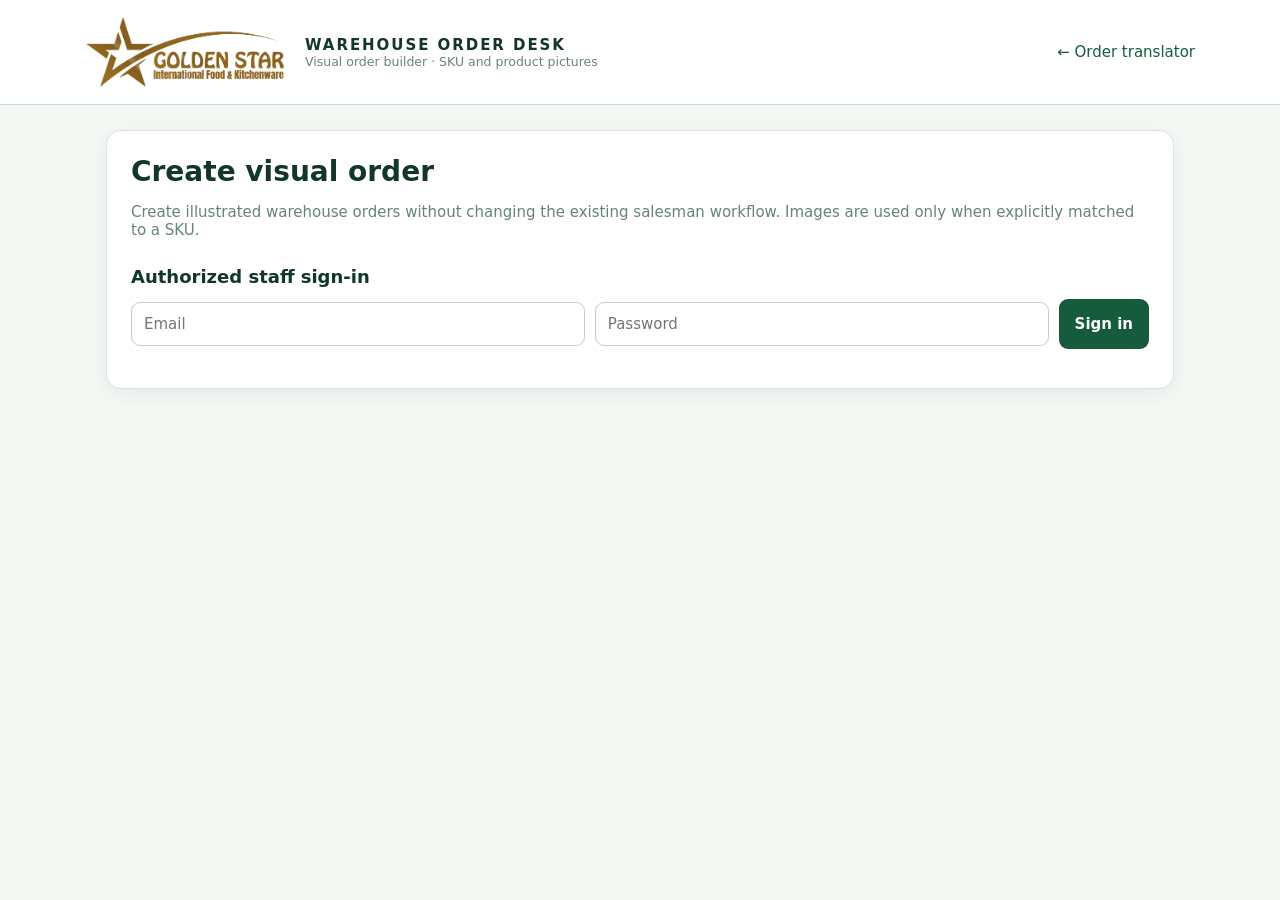
<file: visual-order.html>
<!doctype html><html lang="en"><head><meta charset="utf-8"><meta name="viewport" content="width=device-width, initial-scale=1"><title>Visual Orders · Golden Star</title><link rel="stylesheet" href="visual-order.css"></head><body><header><img src="golden-star-logo-clear.png" alt="Golden Star"><div><strong>WAREHOUSE ORDER DESK</strong><small>Visual order builder · SKU and product pictures</small></div><a href="index.html">← Order translator</a></header><main><section class="panel"><h1>Create visual order</h1><p>Create illustrated warehouse orders without changing the existing salesman workflow. Images are used only when explicitly matched to a SKU.</p><div id="auth"><h2>Authorized staff sign-in</h2><div class="line"><input id="email" placeholder="Email" type="email"><input id="password" placeholder="Password" type="password"><button id="login">Sign in</button></div></div><div id="workspace" hidden><div class="line"><input id="storeSearch" placeholder="Search store name, number, or address"><button id="logout" class="light">Sign out</button></div><div id="stores" class="results"></div><div id="chosen"></div><div class="line"><input id="delivery" placeholder="Delivery date / notes (optional)"><input id="orderNotes" placeholder="Additional instructions"></div><h2>Add items by SKU or name</h2><input id="productSearch" placeholder="Search SKU, barcode, English or Arabic name"><div id="products" class="results"></div><h2>Illustrated order <span id="count"></span></h2><div id="basket"></div><section class="pdf-import"><h2>Import invoice PDF → visual order</h2><p>Drop a Golden Star invoice PDF here. The importer reads item codes, UPC/barcodes and case quantities, then previews the matches. Review before adding items; prices are ignored.</p><div id="pdfDrop" class="pdf-drop" role="button" tabindex="0" aria-label="Drop PDF here or choose PDF"><strong>Drop invoice PDF here</strong><span>or click to choose a PDF (up to 15 MB)</span><input id="pdfFile" type="file" accept="application/pdf,.pdf" hidden></div><div id="pdfReview" hidden><h3>Invoice preview</h3><p id="pdfSummary"></p><div id="pdfRows"></div><div class="line"><button id="pdfAdd" disabled>Add matched items to visual order</button><button id="pdfCancel" class="light">Discard preview</button></div></div><p id="pdfStatus" role="status"></p></section><div class="line actions"><button id="print">Print illustrated packing slip</button><button id="share" class="light">Share PDF via WhatsApp</button><button id="clear" class="light">Clear order</button></div><p class="hint">PDF sharing needs internet access. On desktop, download the PDF and attach it in WhatsApp Web. Catalog pictures require an exact SKU-image match; unmatched items show “Image not linked”.</p></div><p id="status" role="status"></p></section></main><section id="printArea"></section><script src="config.js"></script><script src="visual-order.js?v=20261020-pdf-import-1"></script><script src="visual-pdf-import.js?v=20261020-1"></script></body></html>
</file>
<file: styles.css>
:root{font-family:Inter,ui-sans-serif,system-ui,-apple-system,Segoe UI,Arial,sans-serif;color:#182820;background:#f6f8f6;font-size:14px}*{box-sizing:border-box}body{margin:0}button,input,textarea{font:inherit}button{cursor:pointer}header.top{background:#0d3124;color:white}.topinner{max-width:1160px;margin:auto;padding:16px 24px;display:flex;align-items:center;gap:13px}.logo{background:#dfaf56;color:#103428;display:grid;place-items:center;width:40px;height:40px;border-radius:10px;font-size:24px}.brand{font-weight:900;font-size:16px;letter-spacing:1.1px}.brand span{font-weight:450}.subbrand{font-size:10px;color:#a6c4b5;letter-spacing:2px;margin-top:3px}.pill{margin-left:auto;border:1px solid #527063;border-radius:25px;padding:7px 11px;font-size:12px;color:#e0eddf}main{max-width:1160px;margin:auto;padding:35px 24px}.hero h1{font-size:clamp(25px,4vw,40px);letter-spacing:-1px;margin:7px 0}.hero p{color:#66746d;font-size:15px;line-height:1.6}.eyebrow{color:#638b73;font-size:11px;font-weight:800;letter-spacing:2px}.steps{display:flex;gap:9px;flex-wrap:wrap;margin:25px 0}.step{border:1px solid #dee6df;background:white;color:#78857d;border-radius:30px;padding:9px 14px;font-size:12px;font-weight:700}.step.active{background:#e3eee7;color:#195038;border-color:#c9e2d2}.panel{background:white;border:1px solid #e1e7e1;border-radius:16px;box-shadow:0 8px 22px #14321d07;margin-bottom:26px;padding:24px}.panelhead,.resulthead{display:flex;justify-content:space-between;align-items:flex-start;gap:15px}h2{font-size:20px;letter-spacing:-.4px;margin:0 0 6px}.panelhead p,.resulthead p{margin:0 0 17px;color:#708076;font-size:13px;line-height:1.5}textarea#raw{width:100%;min-height:245px;border:1px solid #dbe4dc;border-radius:11px;padding:15px;resize:vertical;line-height:1.65;outline:0;background:#fcfdfc}textarea:focus,input:focus{border-color:#217a51!important;outline:2px solid #d9eee0}.actionbar{display:flex;justify-content:space-between;align-items:center;gap:14px;margin-top:15px}.actionbar span{color:#7d887f;font-size:12px}.primary{background:#135b3a;color:white;border:0;border-radius:10px;padding:13px 22px;font-weight:800;min-height:43px}.primary:hover{background:#0b4c2e}.primary span{color:#fff}.ghost,.upload{background:white;border:1px solid #d6dfd7;border-radius:9px;padding:10px 13px;color:#315942;font-weight:750}.ghost:hover,.upload:hover{background:#eaf4ed}.resulthead{margin:32px 0 20px}.resultactions{display:flex;gap:8px}.hidden{display:none!important}.stats{display:flex;gap:12px;flex-wrap:wrap;margin-bottom:14px}.stat{background:white;border:1px solid #e0e6e1;padding:12px 17px;border-radius:11px;min-width:125px}.stat strong{font-size:24px;display:block}.stat span{font-size:12px;color:#7c8980}.warning{background:#fff6e5;color:#775020;border:1px solid #f4d9a6;border-radius:12px;padding:13px 16px;margin:14px 0;line-height:1.5}.storetabs{display:flex;gap:7px;overflow-x:auto;padding:5px 0 15px}.storetab{white-space:nowrap;background:white;border:1px solid #dae4db;border-radius:9px;padding:11px 14px;font-weight:700}.storetab.active{background:#164e37;color:white;border-color:#164e37}.storetab small{display:inline-block;background:#f5d9a5;border-radius:15px;padding:2px 6px;color:#573719;margin-left:6px}.storeview{background:white;border:1px solid #e2e8e2;border-radius:14px;padding:22px}.storetop{display:flex;justify-content:space-between;gap:16px;align-items:flex-start}.storetop h3{font-size:22px;margin:0 0 6px}.address{white-space:pre-line;color:#66776b;line-height:1.6;font-size:13px}.tabactions{display:flex;gap:8px;flex-wrap:wrap}.sectiontabs{display:flex;gap:8px;border-bottom:1px solid #e3e9e4;margin:20px 0 12px}.sectiontabs button{border:none;background:none;padding:10px 14px;font-weight:800;color:#66746b;border-bottom:3px solid transparent}.sectiontabs button.active{color:#195a3a;border-color:#195a3a}.itemtable{width:100%;border-collapse:collapse}.itemtable th{text-align:left;color:#66796b;background:#f1f6f2;font-size:11px;letter-spacing:.7px;padding:12px}.itemtable td{border-bottom:1px solid #edf1ed;padding:12px 10px;vertical-align:middle}.itemtable tr.flagged{background:#fffbf1}.itemtable input{width:100%;min-width:130px;border:1px solid #d8e0d8;padding:9px;border-radius:7px}.itemtable .qty{font-weight:800;white-space:nowrap}.ar{direction:rtl;text-align:right;font-size:16px}.en{font-weight:650}.small{font-size:11px;color:#7a857a}.flag{color:#985f16;font-size:11px;font-weight:750;display:block;margin-top:5px}.confirm{display:flex;align-items:center;gap:6px;font-size:12px;white-space:nowrap}.empty{border:1px dashed #d9e3db;border-radius:12px;padding:40px;text-align:center;color:#718073}.dictionary-tools{display:flex;gap:8px;flex-wrap:wrap}.dictionary-tools input{flex:1;min-width:180px;border:1px solid #d5e0d8;border-radius:9px;padding:11px}.dictionary{max-height:440px;overflow:auto;margin:16px 0}.dictrow{display:grid;grid-template-columns:1fr 1fr;gap:12px;border-bottom:1px solid #edf1ed;padding:8px 5px;align-items:center}.dictrow input{text-align:right;direction:rtl;width:100%;padding:10px;border:1px solid #dde5de;border-radius:7px}.linkbutton{background:none;border:0;color:#1a6542;font-weight:800;margin-top:12px;padding:7px}.mini{font-size:11px;color:#818c83}.fineprint{font-size:12px;color:#89918b;margin-bottom:0;line-height:1.6}footer{max-width:1160px;margin:20px auto;padding:20px 24px 40px;color:#94a096;font-size:11px;display:flex;justify-content:space-between;gap:10px} .reviewonly{padding:10px;background:#fff8e8;border-radius:9px;color:#84581b;font-weight:650;margin:10px 0}.sliphead{border-bottom:3px solid #174c35;padding-bottom:13px;margin-bottom:12px}.sliphead h3{font-size:21px}.noteblock{background:#f6f8f5;padding:12px;border-radius:9px;margin:12px 0;white-space:pre-wrap}.checkcell{min-width:100px}.checkcell input{width:18px;height:18px;min-width:auto;vertical-align:middle}.printfooter{font-size:11px;margin-top:20px;color:#657166} @media(max-width:710px){main{padding:22px 12px}.panel,.storeview{padding:15px}.panelhead,.resulthead,.storetop{flex-direction:column}.actionbar{flex-direction:column;align-items:stretch}.actionbar .primary{width:100%}.pill{display:none}.itemtable{font-size:12px}.itemtable th,.itemtable td{padding:8px 5px}.itemtable input{min-width:75px}.itemtable th:nth-child(1),.itemtable td:nth-child(1){display:none}.itemtable .ar{font-size:13px}.resultactions{width:100%}footer{display:block}}@media print{header,.hero,.steps,.editor,.settings,footer,.resulthead,.stats,#alerts,.storetabs,.tabactions,.sectiontabs,.flag,.confirm,.reviewonly,.printfooter{display:none!important}body{background:white}main{max-width:none;padding:0}.storeview{border:0;padding:0}#workspace{display:block!important}.storetop h3{font-size:20px}.itemtable td{padding:8px 4px}.itemtable input{border:none!important;padding:0!important;outline:none!important;color:#000}.itemtable tr.flagged{background:white}.printpage{break-after:page}.storeview{box-shadow:none} }

.importgrid{display:grid;grid-template-columns:1.2fr 1fr;gap:22px}.fieldlabel{display:block;font-size:11px;font-weight:800;letter-spacing:.8px;margin-bottom:9px;color:#386349}.newlist{width:100%;height:190px;border:1px solid #d6e3d8;border-radius:11px;padding:13px;resize:vertical;line-height:1.5}.dropzone{border:2px dashed #bad5c3;background:#f6fbf7;border-radius:12px;min-height:190px;display:flex;flex-direction:column;align-items:center;justify-content:center;gap:9px;text-align:center;padding:14px;cursor:pointer;color:#325c41}.dropzone.dragover{background:#dcf4e4;border-color:#226e45}.dropzone small,.dropzone span{color:#78887c}.dropicon{font-size:30px;color:#207448!important}.addcontrols{display:flex;gap:8px;flex-wrap:wrap;margin-top:12px}.previewtitle{font-size:17px;margin:24px 0 12px}.previewtitle span{font-size:12px;color:#718374;font-weight:400}.previewactions{display:flex;justify-content:space-between;align-items:center;gap:12px;flex-wrap:wrap;margin-bottom:12px}.previewrows{max-height:480px;overflow:auto;border:1px solid #e0e7e0;border-radius:10px}.previewrow{display:grid;grid-template-columns:32px minmax(150px,2fr) minmax(60px,.7fr) minmax(130px,1.5fr) minmax(120px,1.2fr);gap:8px;align-items:center;padding:10px;border-bottom:1px solid #e6ece6}.previewrow.head{background:#eff6f0;font-size:11px;font-weight:800;color:#52725c;position:sticky;top:0;z-index:1}.previewrow.existing{background:#fff8ed}.previewrow input:not([type=checkbox]),.previewrow select{width:100%;border:1px solid #d8e4da;border-radius:6px;padding:8px;min-width:0}.previewrow input[type=checkbox]{width:17px;height:17px}.previewrow .warn{font-size:10px;color:#a76520;grid-column:2/-1}.previewrow small{color:#89672e}.previewrow .arabic{direction:rtl;text-align:right}@media(max-width:710px){.importgrid{grid-template-columns:1fr}.previewrows{overflow-x:auto}.previewrow{min-width:720px}}

#sharedsettings{margin-top:24px}.approvalitem{display:flex;gap:12px;align-items:center;padding:12px;border-bottom:1px solid #e4e8ed}.approvalitem>div{flex:1}.approvalitem small{color:#75808e}.approvalitem button{white-space:nowrap}#syncstatus{margin-top:14px}

/* V7 branding and invoice split groups */
.topinner{background:#fff;color:#1a3325;border-bottom:1px solid #e6e7de}.top{background:#fff!important}.logo-panel{width:250px;max-width:44vw}.logo-panel img{display:block;width:100%;height:auto;max-height:76px;object-fit:contain;object-position:left center}.topinner .subbrand{color:#525c53;letter-spacing:1.4px}.topinner .pill{color:#49614f;border-color:#deded0}.invoice-break td{background:#ecf4ed!important;color:#265e41;font-size:11px;font-weight:850;letter-spacing:1px;padding:10px!important;border-top:2px solid #b6d2bf}.invoice-break td span{margin-left:12px;color:#6a806d;font-weight:500;letter-spacing:0}.print-logo{width:225px;height:auto;object-fit:contain}

.statbutton{cursor:pointer;border:1px solid #d6ded9;background:#fff;text-align:left;font:inherit;color:inherit}.statbutton:hover,.statbutton.active{border-color:#bc7519;background:#fff3df}.ordernotes{margin:14px 0;padding:14px;border:1px solid #e4d2ac;border-radius:10px;background:#fffaf0}.ordernotes label{display:block;font-size:13px;margin-bottom:7px}.ordernotes textarea{width:100%;min-height:60px;box-sizing:border-box;padding:10px;border:1px solid #cfcfcf;border-radius:8px;font:inherit}.itemnote{font-weight:700;color:#7d4c00;background:#fff0cb;display:inline-block;padding:3px 7px;border-radius:5px;margin-top:5px}.teamsettings{margin:22px 0}.teamsettings>summary{cursor:pointer;padding:17px 20px;background:#f2f5f2;border:1px solid #dce4dc;border-radius:10px;font-weight:bold}.teamsettings>summary span{font-size:12px;font-weight:normal;margin-left:9px;color:#60746b}.teamsettings>.panel{margin-top:8px}

/* V9: legible, higher-contrast company artwork on screen and paper */
header.top{border-bottom:1px solid #dfdfd7!important;box-shadow:0 2px 12px rgba(14,44,27,.07)}
.logo-panel{width:380px;max-width:65vw;padding:9px 0}
.logo-panel img{width:100%;height:auto;max-height:115px;object-fit:contain;object-position:left center;image-rendering:auto}
.topinner{min-height:120px;gap:20px}
.topinner .subbrand{font-weight:850;font-size:12px;letter-spacing:1.5px;color:#224b37}
@media(max-width:710px){.topinner{min-height:90px;gap:10px;padding:12px}.logo-panel{width:250px;max-width:62vw}.logo-panel img{max-height:84px}.topinner .subbrand{font-size:10px;letter-spacing:.4px}}
@media print{.printlogo{width:290px;max-height:115px}}

/* V10: contextual new-product and translation suggestions */
.reviewcontrols{display:flex;flex-direction:column;align-items:flex-start;gap:7px;min-width:155px}.smallaction{border:1px solid #bdd5c4;background:#f2f8f3;border-radius:7px;padding:6px 8px;font-size:11px;color:#20583c;font-weight:750;text-align:left}.smallaction:disabled{opacity:.55}.reviewcontrols select{display:block;max-width:170px;padding:5px;margin-top:3px;border:1px solid #dde3dc;border-radius:5px;background:white}@media print{.reviewcontrols{display:none!important}}

/* V15 free, browser-only translation lookup */
.translate-google{border-color:#9fc5d9!important;background:#eef7fb!important;color:#17566f!important}.translate-google:hover{background:#ddecf6!important}

.sales-link{display:block;max-width:1160px;margin:0 auto;padding:8px 24px;background:#e6f2e7;color:#15563b;text-decoration:none;font-weight:800;border-radius:0 0 8px 8px}
/* V36 - isolated PDF spice extraction panel */
.spicepdf-panel{margin:18px auto;max-width:1180px}.spicepdf-drop{display:block;border:2px dashed #a6c8b5;border-radius:14px;background:#f4faf6;padding:24px;text-align:center;cursor:pointer}.spicepdf-drop.drag{border-color:#087a4a;background:#e5f6eb}.spicepdf-drop strong{display:block;font-size:18px;color:#174532}.spicepdf-drop small{display:block;margin-top:8px;color:#60776a}.spicepdf-status{padding:9px 0;color:#52695e}.spicepdf-preview{overflow-x:auto;margin-top:14px}.spicepdf-preview table{width:100%;border-collapse:collapse}.spicepdf-preview th,.spicepdf-preview td{border-bottom:1px solid #dae6df;padding:11px;text-align:left}.spicepdf-preview input[type=checkbox]{width:20px;height:20px}.spicepdf-actions{display:flex;gap:12px;flex-wrap:wrap;margin-top:15px}.spicepdf-actions button:disabled{opacity:.45;cursor:not-allowed}.spicepdf-note{color:#566e60;font-size:13px;line-height:1.5}.spicepdf-store{font-size:20px;font-weight:800;color:#174532;margin:12px 0}.spicepdf-warning{padding:10px;background:#fff5dd;border:1px solid #e7c37d;border-radius:9px;margin:10px 0}

/* V54: QuickBooks PDF importer sits immediately below spice picking */
.qbiif-panel{border:1px solid #d4e2d7}.qbiif-stage{font-size:11px;padding:7px 11px;border-radius:25px;background:#eef4ed;color:#315b43;font-weight:800;white-space:nowrap}.qbiif-panel #qbiif-customer{display:block;width:100%;max-width:430px;margin:7px 0 12px;padding:12px;border:1px solid #d1ded4;border-radius:9px}.qbiif-panel label:not(.spicepdf-drop){font-weight:750;font-size:13px}.qbiif-table-wrap{overflow:auto;margin-top:16px;border:1px solid #e0e7e1;border-radius:10px}.qbiif-table{border-collapse:collapse;width:100%;min-width:480px}.qbiif-table th{text-align:left;color:#506554;background:#edf5ef;padding:10px}.qbiif-table td{padding:11px;border-top:1px solid #e8eee9;font-size:13px}.qbiif-table td:first-child{font-weight:800}.qbiif-foot{display:flex;align-items:center;gap:16px;margin-top:16px;flex-wrap:wrap}.qbiif-note{color:#876027;font-size:12px;line-height:1.5;flex:1;min-width:200px}@media(max-width:710px){.qbiif-panel .panelhead{gap:10px}.qbiif-stage{align-self:flex-start}}@media print{#quickbooks-pdf-tool{display:none!important}}

/* V55 */
.qbiif-table input{box-sizing:border-box;padding:8px;border:1px solid #c9d8cf;border-radius:7px;min-width:80px;width:100%;font:inherit}.qbiif-table td:nth-child(3){min-width:225px}.qbiif-table td:nth-child(4),.qbiif-table td:nth-child(5){min-width:92px}.qbiif-export-controls{display:grid;grid-template-columns:repeat(auto-fit,minmax(155px,1fr));gap:12px;margin:16px 0}.qbiif-export-controls label{display:flex;flex-direction:column;gap:7px}.qbiif-export-controls input{width:100%;box-sizing:border-box;padding:11px;border:1px solid #c9d8cf;border-radius:8px}.qbiif-confirm{display:flex;gap:9px;align-items:flex-start;margin:15px 0}.qbiif-errors{color:#a31d1d;white-space:pre-line;font-size:13px}.qbiif-table .qb-status{font-size:11px;color:#80501b}.qbiif-table .qb-ok{color:#166534}.qbiif-panel #qbiif-download:disabled{opacity:.5;cursor:not-allowed}.qbiif-table .qb-input-error{border:2px solid #b42318}

/* V58: editable order line controls */
.qbiif-table .qb-remove-row{border:1px solid #e3b7b0;color:#a32219;background:#fff5f3;border-radius:7px;font-size:12px;font-weight:750;padding:9px 11px;white-space:nowrap}.qbiif-table .qb-remove-row:hover{background:#ffe5e1}.qbiif-table td:nth-child(7){min-width:92px}.qbiif-table input[type=number]{font-variant-numeric:tabular-nums;max-width:125px}
</file>
<file: salesman.css>
/* =====================================================================
   Golden Star · Sales Order Hub — Mobile-optimized navy/gold redesign
   PREVIEW stylesheet. Pure visual layer: same class names/IDs as the
   live page, no JavaScript/HTML/printing/PDF logic changed.
   One coherent design system (replaces the layered V68–V77 overrides).
   ===================================================================== */

/* ---------- Design tokens ---------- */
:root{
  /* Palette */
  --navy-900:#040e18;   /* app background */
  --navy-850:#061421;   /* deep sections */
  --navy-800:#07192a;   /* panels */
  --navy-750:#0b2133;   /* inputs / insets */
  --navy-700:#0f2a40;   /* raised / hover */
  --line:#1d3850;       /* hairline borders */
  --line-strong:#2c4a63;

  --gold:#f8c65a;
  --gold-bright:#ffdc86;
  --gold-deep:#f3b63d;
  --gold-dim:#c9a04a;

  --text:#eef4fb;       /* primary text */
  --text-soft:#aebdcf;  /* secondary */
  --text-faint:#7e8fa2; /* tertiary / placeholder */

  --ok:#4fd18b;
  --warn:#ffcf6b;
  --danger:#ff8f7a;

  /* Spacing scale */
  --s1:4px; --s2:8px; --s3:12px; --s4:16px; --s5:20px; --s6:24px; --s7:32px;

  /* Radius */
  --r-sm:9px; --r-md:12px; --r-lg:16px; --r-xl:20px; --r-pill:999px;

  /* Shadow */
  --shadow-sm:0 1px 2px rgba(0,0,0,.35);
  --shadow-md:0 8px 24px rgba(0,0,0,.35);
  --shadow-lg:0 18px 50px rgba(0,0,0,.5);

  font-family:Inter,system-ui,-apple-system,"Segoe UI",Arial,sans-serif;
  color:var(--text);
  background:var(--navy-900);
}

*{box-sizing:border-box}
html{scroll-behavior:smooth;scroll-padding-top:96px;-webkit-text-size-adjust:100%}
body{
  margin:0;
  background:
    radial-gradient(1200px 600px at 50% -10%, #0a2135 0%, transparent 60%),
    var(--navy-900);
  color:var(--text);
  -webkit-tap-highlight-color:transparent;
  -webkit-font-smoothing:antialiased;
  min-height:100dvh;
}
button,input,select,textarea{font:inherit}
button{cursor:pointer}
button:disabled{cursor:not-allowed;opacity:.5}
[hidden]{display:none!important}

.wrap{max-width:980px;margin:auto;padding:0 var(--s4)}

/* ---------- Header ---------- */
.bar{
  background:rgba(4,13,22,.9);
  backdrop-filter:blur(12px);
  -webkit-backdrop-filter:blur(12px);
  border-bottom:1px solid var(--line);
  position:sticky;top:0;z-index:50;
}
.barinner{
  display:grid;
  grid-template-columns:120px 1fr 120px;
  align-items:center;
  min-height:72px;
  gap:var(--s3);
}
.bar .back{
  grid-column:1;justify-self:start;
  color:var(--gold);text-decoration:none;font-size:13px;font-weight:600;
  display:inline-flex;align-items:center;gap:6px;
  padding:8px 10px;border-radius:var(--r-sm);
  transition:background-color .15s;
}
.bar .back:hover{background:rgba(255,255,255,.05)}
.siteBrand{
  grid-column:2;justify-self:center;
  display:flex;align-items:center;justify-content:center;min-width:0;
}
.siteBrand img{
  width:180px;max-width:100%;height:58px;object-fit:contain;
  filter:brightness(1.4) saturate(1.2);
}
.siteBrand .brandDesktop{display:none}
.bar .right{
  grid-column:3;justify-self:end;
  display:flex;align-items:center;gap:var(--s2);min-width:0;
}
.bar .right #loggedAs{
  font-size:12px;color:var(--text-soft);font-weight:500;
  max-width:120px;overflow:hidden;text-overflow:ellipsis;white-space:nowrap;
}
.out{
  background:transparent;color:var(--gold);
  border:1px solid var(--line-strong);border-radius:var(--r-sm);
  padding:8px 13px;font-size:12px;font-weight:600;white-space:nowrap;
  transition:border-color .15s,background-color .15s;
}
.out:hover{border-color:var(--gold-dim);background:rgba(248,198,90,.08)}

/* ---------- Tabs (mobile top nav) ---------- */
.mobileTopTabs{display:none;gap:var(--s2);padding:var(--s4) 0 var(--s1)}
.mobileTopTabs a{
  flex:1;text-align:center;text-decoration:none;
  padding:13px 10px;font-size:13px;font-weight:700;
  border:1px solid var(--line-strong);border-radius:var(--r-md);
  color:var(--text-soft);background:var(--navy-750);
  transition:background .15s,color .15s,border-color .15s;
}
.mobileTopTabs a.selected{
  background:linear-gradient(180deg,var(--gold-bright),var(--gold-deep));
  color:#081626;border-color:var(--gold);box-shadow:var(--shadow-sm);
}

/* ---------- Hero ---------- */
.hero{
  display:flex;justify-content:space-between;align-items:flex-end;
  gap:var(--s4);margin:var(--s6) 0 var(--s4);
}
.eyebrow{color:var(--gold);font-size:11px;font-weight:900;letter-spacing:1.6px}
.hero h1{
  color:#fff;font-size:clamp(24px,4vw,34px);margin:6px 0 4px;
  font-weight:850;letter-spacing:-.6px;line-height:1.1;
}
.hero p{color:var(--text-soft);margin:0;font-size:14px}
.status{
  font-size:12px;font-weight:700;white-space:nowrap;
  background:var(--navy-750);border:1px solid var(--line-strong);
  color:var(--gold);padding:8px 12px;border-radius:var(--r-pill);
}

/* ---------- Panels ---------- */
.panel,.loginpanel{
  background:var(--navy-800);
  border:1px solid var(--line);
  border-radius:var(--r-lg);
  padding:var(--s6);
  margin:var(--s4) 0;
  box-shadow:var(--shadow-sm);
}
.sectiontop{
  display:flex;align-items:center;justify-content:space-between;
  gap:var(--s3);margin-bottom:var(--s4);
}
.sectiontop h2{margin:0;font-size:19px;color:#fff;font-weight:800;letter-spacing:-.3px}
.sectiontop h2:first-letter{color:var(--gold)}

/* ---------- Forms ---------- */
label{display:block;font-size:12px;font-weight:700;color:var(--text-soft);margin-top:var(--s3)}
input,select,textarea{
  display:block;width:100%;
  padding:12px 14px;margin:6px 0 12px;
  background:var(--navy-750);
  border:1px solid var(--line-strong);
  border-radius:var(--r-md);
  color:var(--text);
  transition:border-color .15s,box-shadow .15s;
}
input::placeholder,textarea::placeholder{color:var(--text-faint)}
input:focus,select:focus,textarea:focus{
  outline:none;border-color:var(--gold);
  box-shadow:0 0 0 3px rgba(248,198,90,.18);
}
select{
  appearance:none;
  background-image:linear-gradient(45deg,transparent 50%,var(--gold) 50%),linear-gradient(135deg,var(--gold) 50%,transparent 50%);
  background-position:calc(100% - 18px) 55%,calc(100% - 13px) 55%;
  background-size:5px 5px,5px 5px;background-repeat:no-repeat;
  padding-right:36px;
}

.two{display:grid;grid-template-columns:1fr 1fr;gap:var(--s4)}
.inset{
  border:1px solid var(--line);background:var(--navy-750);
  padding:var(--s4);border-radius:var(--r-md);margin-top:var(--s3);
}
.checkrow label{display:flex;align-items:center;gap:var(--s2);font-weight:600;color:var(--text)}
.checkrow input{width:auto;margin:0;accent-color:var(--gold)}

/* ---------- Buttons ---------- */
.primary,.secondary{
  padding:12px 17px;border-radius:var(--r-md);font-weight:800;
  transition:background .15s,border-color .15s,transform .05s;
  touch-action:manipulation;
}
.primary:active,.secondary:active,.smallbutton:active{transform:translateY(1px)}
.primary{
  background:linear-gradient(180deg,var(--gold-bright),var(--gold-deep));
  color:#0c1927;border:1px solid var(--gold);
}
.primary:hover{filter:brightness(1.04)}
.secondary{background:var(--navy-700);color:var(--gold);border:1px solid var(--line-strong)}
.secondary:hover{background:var(--navy-700);border-color:var(--gold-dim)}
.inlineButtons{display:flex;gap:var(--s3);flex-wrap:wrap;margin-top:var(--s3)}
.big{padding:15px 24px;font-size:16px}
.block{width:100%;margin-top:var(--s4)}

/* ---------- Text helpers ---------- */
.muted{color:var(--text-soft);font-size:13px;line-height:1.55}
.small{font-size:12px}
.error{color:var(--danger);font-size:13px;min-height:10px}
.success{color:var(--ok)}
.pill{
  background:var(--navy-750);border:1px solid var(--line-strong);
  color:var(--gold);padding:7px 13px;border-radius:var(--r-pill);
  font-size:12px;font-weight:800;white-space:nowrap;
}

/* ---------- Login ---------- */
.loginpanel{max-width:420px;margin:7vh auto 0;padding:var(--s7) var(--s6)}
.loginpanel h1{margin:10px 0;color:#fff}
.loginlogo{
  max-width:150px;height:62px;object-fit:contain;display:block;margin:0 0 var(--s5);
  filter:brightness(1.4) saturate(1.2);
}

/* ---------- Store search ---------- */
.address{min-height:18px}
.storeMatches{
  max-height:330px;overflow-y:auto;
  border:1px solid var(--line-strong);border-radius:var(--r-md);
  margin:0 0 var(--s3);background:var(--navy-750);
  box-shadow:var(--shadow-md);
}
.storeOption{
  display:block;text-align:left;width:100%;
  padding:14px 16px;background:transparent;border:0;
  border-bottom:1px solid var(--line);color:var(--text);cursor:pointer;
  transition:background .12s;
}
.storeOption:last-child{border-bottom:0}
.storeOption:hover,.storeOption.active{background:var(--navy-700)}
.storeOption strong,.storeOption small{display:block}
.storeOption small{color:var(--text-soft);margin-top:4px;font-size:12px}
.selectedStore{
  display:flex;justify-content:space-between;align-items:center;gap:var(--s3);
  background:var(--navy-700);padding:14px 16px;
  border:1px solid var(--line-strong);border-radius:var(--r-md);
}
.selectedStore strong{color:#fff}
.selectedStore strong,.selectedStore small{display:block}
.selectedStore small{font-size:12px;color:var(--text-soft);margin-top:3px}
.selectedStore button{white-space:nowrap}

/* ---------- Product + basket rows ---------- */
.results{max-height:380px;overflow:auto;overscroll-behavior:contain;margin:0 -6px;padding:0 6px}
.resultrow,.basketrow{
  display:flex;align-items:center;gap:var(--s3);
  padding:14px 0;border-bottom:1px solid var(--line);
}
.resultrow:last-child,.basketrow:last-child{border-bottom:0}
.productInfo{flex:1;min-width:0}
.productInfo strong{display:block;font-size:14px;color:#fff;font-weight:700;line-height:1.3}
.productInfo small{display:block;color:var(--text-soft);font-size:12px;margin-top:4px;overflow-wrap:anywhere}
.productInfo .ar{font-size:13px;direction:rtl;text-align:left;font-weight:600;color:var(--text-soft)}

.quickqty{display:flex;align-items:center;gap:var(--s2);flex:none}
.quickqtyinput,.qty{
  background:var(--navy-750);border:1px solid var(--line-strong);
  border-radius:var(--r-sm);color:#fff;text-align:center;font-weight:800;
}
.quickqtyinput{width:76px;margin:0;padding:10px 6px}
.qty{width:80px;margin:0;flex:none;padding:10px 6px}
.quickqty .setqtybutton{background:var(--navy-700)}

.smallbutton{
  padding:10px 12px;border:1px solid var(--line-strong);border-radius:var(--r-sm);
  background:var(--navy-700);color:var(--gold);
  font-size:13px;font-weight:800;white-space:nowrap;
  transition:background .12s,border-color .12s,transform .05s;
}
.smallbutton:hover{border-color:var(--gold-dim)}
.remove{border:0;background:transparent;color:var(--danger);font-size:13px;text-decoration:underline}
.empty{padding:var(--s5) 0;color:var(--text-faint);text-align:center}
.skucheck{color:var(--warn);font-weight:750}

/* ---------- Sticker toggle ---------- */
.stickerChoice{
  display:inline-flex;align-items:center;justify-content:center;gap:6px;
  white-space:nowrap;font-size:13px;font-weight:700;color:var(--gold-dim);
  cursor:pointer;padding:8px 10px;user-select:none;border-radius:var(--r-sm);
}
.stickerChoice input{width:18px;height:18px;margin:0;accent-color:var(--gold);cursor:pointer}

/* ---------- Invoice grouping ---------- */
.invoiceGroupHeader{
  margin:var(--s4) 0 var(--s2);padding:10px 14px;
  background:var(--navy-700);border-left:4px solid var(--gold);
  font-weight:800;color:var(--gold);border-radius:var(--r-sm);
  font-size:13px;letter-spacing:.3px;
}
#invoiceBreakBtn{border-color:var(--gold-dim);color:var(--gold);font-weight:800}
#invoiceGroupStatus{align-self:center}
.categoryLabel{display:block;font-size:11px;margin-top:8px;color:var(--text-soft);font-weight:700}
.categorySelect{
  width:min(320px,100%);padding:9px;margin:4px 0 0;
  border-color:var(--line-strong);font-size:12px;background:var(--navy-750);
}
.basketrow .productInfo{min-width:190px}
.basketrow{flex-wrap:wrap}

/* ---------- History ---------- */
.history{display:grid;gap:var(--s2)}
.historyrow{
  display:flex;gap:var(--s3);justify-content:space-between;align-items:center;
  border:1px solid var(--line);border-radius:var(--r-md);
  padding:14px;background:var(--navy-750);
}
.historyrow button{white-space:nowrap}

/* ---------- Admin ---------- */
.adminResults{max-height:240px;overflow:auto;display:grid;gap:var(--s1)}
.adminresult{
  text-align:left;padding:11px;border:1px solid var(--line);
  background:var(--navy-750);border-radius:var(--r-sm);color:var(--text);
}
#adminEditor{scroll-margin-top:20px}

/* ---------- Notices + footer ---------- */
.loadedOrderNotice{
  margin:var(--s3) 0;padding:var(--s3);
  border:1px solid var(--gold-dim);border-radius:var(--r-md);
  color:var(--gold);background:var(--navy-700);font-weight:600;
}
footer{
  display:flex;justify-content:space-between;gap:var(--s3);
  color:var(--text-faint);font-size:12px;padding:var(--s6) 0 var(--s7);
}
#adminShortcut.adminShortcut{
  margin:var(--s7) 0 var(--s5);padding:8px 0;text-align:center;
  background:transparent;border:0;box-shadow:none;opacity:.6;
}
#adminShortcut.adminShortcut a{font-size:11px;color:var(--text-soft);text-decoration:none}
#adminShortcut.adminShortcut[hidden]{display:none!important}

.visually-hidden{position:absolute;width:1px;height:1px;padding:0;margin:-1px;overflow:hidden;clip:rect(0,0,0,0);white-space:nowrap;border:0}

/* ---------- Barcode scanner dialog ---------- */
.barcodeSearchRow{display:flex;gap:var(--s2);align-items:stretch}
.barcodeSearchRow #productFind{flex:1;min-width:0}
.barcodeSearchRow button{white-space:nowrap}
.barcodeOverlay:not([hidden]){
  position:fixed;inset:0;z-index:99990;display:flex;align-items:center;justify-content:center;
  background:rgba(2,8,15,.82);padding:var(--s3);backdrop-filter:blur(3px);
}
.barcodeDialog{
  width:min(100%,460px);max-height:calc(100dvh - 20px);overflow:auto;overscroll-behavior:contain;
  background:var(--navy-850);color:var(--text);
  border:1px solid var(--line-strong);border-radius:var(--r-lg);
  padding:var(--s4);box-shadow:var(--shadow-lg);
}
.barcodeDialogTop{
  display:flex;justify-content:space-between;align-items:center;gap:var(--s2);
  position:sticky;top:calc(-1 * var(--s4));z-index:7;background:var(--navy-850);padding:4px 0 11px;
}
.barcodeDialogTop h2{font-size:19px;margin:0;color:#fff;letter-spacing:-.35px}
.barcodeDialogTop button{white-space:nowrap;min-height:42px}
.barcodeHint{font-size:12px;line-height:1.35;color:var(--text-soft);margin:1px 0 10px}
.barcodeStage{position:relative;border:1px solid var(--line-strong);border-radius:var(--r-lg);overflow:hidden;background:#0a1b26}
.barcodeStage::after{
  content:'';position:absolute;inset:15% 10%;z-index:3;pointer-events:none;
  border:3px solid var(--gold);border-left-width:4px;border-right-width:4px;border-radius:var(--r-lg);
  clip-path:polygon(0 0,22% 0,22% 8%,78% 8%,78% 0,100% 0,100% 100%,78% 100%,78% 92%,22% 92%,22% 100%,0 100%);
}
.barcodeStage .barcodeCamera{
  position:relative!important;display:block!important;width:100%!important;
  height:clamp(220px,34dvh,310px)!important;min-height:0!important;
  overflow:hidden!important;background:#0a1b26!important;margin:0;
}
.barcodeStage .barcodeCamera video,
.barcodeStage .barcodeCamera canvas{
  position:absolute!important;top:0!important;left:0!important;right:0!important;bottom:0!important;
  display:block!important;width:100%!important;height:100%!important;
  min-width:0!important;max-width:none!important;min-height:0!important;max-height:none!important;
  margin:0!important;padding:0!important;transform:none!important;
}
.barcodeStage .barcodeCamera video{object-fit:cover!important;z-index:1}
.barcodeStage .barcodeCamera canvas{pointer-events:none!important;z-index:2;object-fit:fill!important}
.barcodeScanStatus{font-size:11px;line-height:1.3;color:var(--text-soft);margin:8px 2px 10px;max-height:2.6em;overflow:hidden}
.barcodeNotice:not([hidden]){
  display:flex;gap:9px;align-items:start;justify-content:space-between;
  position:absolute;left:9px;right:9px;bottom:10px;z-index:5;
  border-radius:11px;padding:12px 11px;box-shadow:0 8px 28px #0008;
  background:#2a1512;color:#ffb7ad;border-left:5px solid var(--danger);
}
.barcodeNotice[data-kind="success"]{background:#0f2e20;border-color:var(--ok);color:#b8f2d2}
.barcodeNoticeCopy{min-width:0;display:grid;gap:3px}
#barcodeNoticeTitle{font-size:17px;font-weight:800;line-height:1.2}
#barcodeNoticeDetail{font-size:12px;line-height:1.3;overflow-wrap:anywhere}
#barcodeNoticeDismiss{flex-shrink:0;min-width:35px;height:35px;border:0;background:transparent;color:inherit;font-size:19px;cursor:pointer}
.barcodeMatched{
  margin:var(--s2) 0 var(--s3);padding:var(--s3);
  background:var(--navy-700);border:1px solid var(--line-strong);border-radius:var(--r-md);
}
.barcodeFoundLabel{color:var(--gold);font-weight:800;font-size:11px;letter-spacing:1px;margin-bottom:4px}
#barcodeProductDetails strong{font-size:16px;line-height:1.2;display:block;color:#fff}
#barcodeProductDetails [lang="ar"]{font-size:13px;margin-top:4px;color:var(--text-soft)}
.barcodeMatched label{font-size:12px;margin:9px 0 5px}
.barcodeOrderRow{display:flex;align-items:stretch;gap:var(--s2)}
.barcodeOrderRow input{width:84px;flex:0 0 84px;min-width:0;margin:0!important;font-size:18px;text-align:center;font-weight:700}
.barcodeOrderRow button{flex:1;min-width:0;min-height:46px;font-size:15px;font-weight:800}
.barcodeMore{margin-top:7px;border:1px solid var(--line);border-radius:var(--r-md);background:var(--navy-750);overflow:hidden}
.barcodeMore summary{cursor:pointer;list-style:none;font-size:13px;font-weight:700;padding:13px;color:var(--gold)}
.barcodeMore summary::-webkit-details-marker{display:none}
.barcodeMore summary::after{content:'⌄';float:right;font-size:17px}
.barcodeMore[open] summary::after{content:'⌃'}
.barcodeMore .barcodePhotoFallback,.barcodeMore .barcodeManual{margin:0 10px 10px}
.barcodePhotoFallback{padding:11px;background:var(--navy-700);border-radius:var(--r-sm)}
.barcodePhotoFallback label{display:block;font-size:13px;font-weight:650;margin-bottom:6px}
.barcodePhotoFallback input{width:100%;font-size:13px}
.barcodeManualRow{display:flex;gap:var(--s2)}
.barcodeManualRow input{flex:1;min-width:0}
.barcodeFeedback{font-weight:600;min-height:20px;margin:10px 0 0}
.barcodeFeedback[hidden],.barcodeNotice[hidden]{display:none!important}

/* ---------- Mobile bottom nav (hidden on desktop) ---------- */
.mobileBottomNav{display:none}

#printCanvas{display:none}

/* =====================================================================
   MOBILE  (≤ 650px)
   ===================================================================== */
@media (max-width:650px){
  body{padding-bottom:calc(68px + env(safe-area-inset-bottom))}
  .wrap{padding:0 12px}

  /* header */
  .barinner{grid-template-columns:48px 1fr 56px;min-height:60px;gap:6px}
  .bar .back{font-size:0;max-width:40px;padding:8px 6px}
  .bar .back::before{content:'←';font-size:22px}
  .siteBrand img{width:150px;height:46px}
  .bar .right #loggedAs{display:none}
  .out{padding:7px 9px;font-size:11px}

  /* tabs */
  .mobileTopTabs{display:flex}

  /* hero */
  .hero{margin:14px 0 10px;align-items:center;gap:var(--s2)}
  .hero h1{font-size:23px;margin:4px 0 3px}
  .hero p{font-size:12px}
  .hero .eyebrow{font-size:10px}
  .status{font-size:10px;padding:6px 10px}

  /* panels */
  .panel{padding:16px 14px;margin:12px 0;border-radius:var(--r-md)}
  .sectiontop{margin-bottom:12px}
  .sectiontop h2{font-size:17px}
  .sectiontop .secondary{font-size:12px;padding:10px 11px}

  /* forms — 16px font prevents iOS zoom, 44px+ tap targets */
  input,select,textarea{font-size:16px;min-height:46px;padding:11px 13px;margin:6px 0 11px}
  .two{grid-template-columns:1fr;gap:0}
  label{font-size:12px}
  .primary,.secondary{padding:12px 14px;font-size:14px;min-height:46px}

  .pill,.status{white-space:normal;text-align:center}

  /* search row */
  .barcodeSearchRow{display:grid;grid-template-columns:minmax(0,1fr) 128px;gap:var(--s2)}
  #productFind{margin:0!important}
  #openBarcodeScanner{white-space:normal;line-height:1.2;font-size:12px}

  /* product rows -> compact grid */
  .results{max-height:52dvh;margin:0;padding:0}
  .resultrow{
    display:grid;grid-template-columns:minmax(0,1fr) 56px 44px 44px 44px;
    gap:6px;align-items:center;padding:12px 0;
  }
  .resultrow .productInfo{grid-column:1/-1;min-width:0}
  .resultrow .productInfo strong{font-size:13.5px;white-space:nowrap;overflow:hidden;text-overflow:ellipsis;max-width:100%}
  .resultrow .productInfo small{font-size:11px;margin-top:2px}
  .resultrow .productInfo small.ar{display:none} /* stays in DOM for scan/basket */
  .resultrow .stickerChoice{grid-column:1;grid-row:2;justify-content:flex-start;font-size:11px;padding:4px 0}
  .resultrow .stickerChoice input{width:16px;height:16px}
  .resultrow .quickqty{grid-column:2;grid-row:2;margin:0;min-width:0}
  .resultrow .quickqtyinput{width:100%;min-height:42px;font-size:14px;padding:6px 2px;margin:0}
  .resultrow>.smallbutton{font-size:13px;min-height:42px;padding:6px 0;border-radius:var(--r-sm)}
  .resultrow>.smallbutton:nth-last-child(3){grid-column:3;grid-row:2}
  .resultrow>.smallbutton:nth-last-child(2){grid-column:4;grid-row:2}
  .resultrow>.smallbutton:last-child{grid-column:5;grid-row:2}

  #invoiceBreakBtn{width:100%;order:5;min-height:48px}
  #orderItems>.inlineButtons{display:flex;flex-wrap:wrap}
  #invoiceGroupStatus{font-size:11px;max-width:100%}

  /* basket */
  .basketrow{gap:var(--s2)}
  .basketrow .productInfo{flex-basis:100%;min-width:0}
  .basketrow .productInfo strong{font-size:13.5px}
  .basketrow .smallbutton{min-height:40px;padding:6px 10px}
  .basketrow .qty{min-height:42px;width:64px}
  .categorySelect{width:100%}

  /* order actions: submit full-width + prominent */
  #orderReview .inlineButtons{display:flex}
  #submitOrder{width:100%;min-height:54px;font-size:16px;order:-1}
  #printList,#printSpices{flex:1 1 44%}
  #shareWhatsApp{min-height:48px;flex:1 1 100%}
  #clearOrder{margin-left:auto}

  .historyrow{padding:12px}
  .loginpanel{margin:28px auto;padding:24px 18px}
  footer{flex-direction:column;gap:6px;font-size:11px;padding-bottom:20px}

  /* barcode dialog full-screen on phone */
  .barcodeOverlay:not([hidden]){padding:0;align-items:stretch}
  .barcodeDialog{width:100%;max-width:none;max-height:100dvh;border-radius:0;padding:15px 12px}
  .barcodeDialogTop{top:-15px}
  .barcodeStage .barcodeCamera{height:clamp(245px,36dvh,350px)!important}

  /* bottom nav */
  .mobileBottomNav{
    position:fixed;bottom:0;left:0;right:0;z-index:90;
    display:grid;grid-template-columns:repeat(4,1fr);
    height:calc(64px + env(safe-area-inset-bottom));
    padding-bottom:env(safe-area-inset-bottom);
    background:rgba(4,13,22,.94);backdrop-filter:blur(12px);-webkit-backdrop-filter:blur(12px);
    border-top:1px solid var(--line);box-shadow:0 -8px 30px rgba(0,0,0,.4);
  }
  .mobileBottomNav a{
    text-decoration:none;color:var(--text-soft);
    display:flex;align-items:center;justify-content:center;flex-direction:column;gap:3px;
    font-size:10px;font-weight:600;min-width:0;
  }
  .mobileBottomNav a span{font-size:21px;line-height:1.1}
  .mobileBottomNav a:active{color:var(--gold)}
}

/* small phones */
@media (max-width:380px){
  .resultrow{grid-template-columns:minmax(0,1fr) 50px 40px 40px 40px;gap:4px}
  .siteBrand img{width:130px}
}

/* ===================== PRINT (unchanged logic, carried over) ===================== */
@media print{
  @page{size:letter;margin:.34in .38in}
  html,body{background:#fff!important}
  body>*:not(#printCanvas){display:none!important}
  .mobileTopTabs,.mobileBottomNav{display:none!important}
  #printCanvas{display:block!important;color:#000;font:12px Arial,sans-serif}
  .printPage{page-break-after:always;break-after:page}
  .printPage:last-child{page-break-after:auto;break-after:auto}
  .printTitle{display:flex;justify-content:space-between;border-bottom:2px solid #174e33;padding-bottom:4px;margin-bottom:6px}
  .printTitle h1{font-size:18px;margin:0}
  .printTitle small{color:#555;font-size:10.5px}
  .printMeta{font-size:11.5px;margin:1px 0;line-height:1.22}
  .printPage table{border-collapse:collapse;width:100%;margin-top:4px;table-layout:fixed}
  .printPage th,.printPage td{padding:3px 4px;border-bottom:1px solid #bbb;text-align:left;vertical-align:top;font-size:12px;line-height:1.2}
  .printPage th:last-child,.printPage td:last-child{text-align:right;width:80px;font-weight:700;font-size:14pt;white-space:nowrap}
  .printPage th:nth-child(2),.printPage td:nth-child(2){width:74px}
  .printPage th.pickCheck,.printPage td.pickCheck{width:40px;text-align:center}
  .printEnglishName{font-size:12px;font-weight:400;line-height:1.2}
  .arcell{font-family:Tahoma,Arial,'Noto Naskh Arabic',sans-serif;direction:rtl;unicode-bidi:isolate;text-align:right;font-size:16px;line-height:1.19;margin-top:2px;font-weight:600}
  .warnprint{color:#884700;font-size:9.5px}
  .emptyCheck{width:14px;height:14px;border:1.6px solid #333;display:inline-block;vertical-align:middle}
  .printPage table{break-inside:auto}.printPage tr{break-inside:avoid;page-break-inside:avoid}
  .invoicePrintTitle{font-size:14px;background:#eaeaea;padding:2px 4px;margin:7px 0 2px!important;break-after:avoid}
  .invoiceBreakDivider{display:flex;align-items:center;gap:8px;margin:7px 0 5px;color:#000;font:800 11px Arial,sans-serif;letter-spacing:.5px;text-align:center;break-inside:avoid}
  .invoiceBreakDivider:before,.invoiceBreakDivider:after{content:"";flex:1;border-top:2px dashed #333}
  .invoicePrintGroup .invoicePrintTitle{margin-top:3px!important;break-after:avoid}
  .stickerPrint{display:block;font-size:10px;font-weight:700;color:#000!important;background:#fff!important;border:1px solid #000!important;padding:2px 4px;margin:2px 0 1px;max-width:260px;print-color-adjust:exact;-webkit-print-color-adjust:exact}
  .printFoot{display:none!important}
}

/* ===================== PDF export (off-screen, unchanged logic) ===================== */
.pdfExport{position:fixed;left:0;top:0;width:770px;background:#fff;color:#111;font:12px Arial,sans-serif;padding:13px;z-index:2147483647;max-height:none;visibility:visible;opacity:1;pointer-events:none}
.pdfExport .printPage{width:100%;background:#fff;page-break-after:always;break-after:page}
.pdfExport .printTitle{display:flex;justify-content:space-between;border-bottom:2px solid #174e33;padding-bottom:4px;margin-bottom:6px}
.pdfExport .printTitle h1{font-size:18px;margin:0}
.pdfExport .printTitle small{color:#555;font-size:10.5px}
.pdfExport .printMeta{font-size:11.5px;margin:1px 0;line-height:1.22}
.pdfExport table{border-collapse:collapse;width:100%;margin-top:4px;table-layout:fixed}
.pdfExport th,.pdfExport td{padding:3px 4px;border-bottom:1px solid #bbb;text-align:left;vertical-align:top;font-size:12px;line-height:1.2}
.pdfExport th:last-child,.pdfExport td:last-child{text-align:right;width:80px;font-weight:700;font-size:14pt;white-space:nowrap}
.pdfExport th:nth-child(2),.pdfExport td:nth-child(2){width:74px}
.pdfExport th.pickCheck,.pdfExport td.pickCheck{width:40px;text-align:center}
.pdfExport .printEnglishName{font-size:12px;font-weight:400;line-height:1.2}
.pdfExport .arcell{font-family:Tahoma,Arial,sans-serif;direction:rtl;text-align:right;font-size:16px;line-height:1.19;margin-top:2px;font-weight:600}
.pdfExport .emptyCheck{width:14px;height:14px;border:1.6px solid #333;display:inline-block;vertical-align:middle}
.pdfExport .invoicePrintTitle{font-size:14px;background:#eee;padding:2px 4px;margin:7px 0 2px}
.pdfExport .invoiceBreakDivider{display:flex;align-items:center;gap:8px;margin:7px 0 5px;color:#000;font:800 11px Arial,sans-serif;letter-spacing:.5px;text-align:center}
.pdfExport .invoiceBreakDivider:before,.pdfExport .invoiceBreakDivider:after{content:"";flex:1;border-top:2px dashed #333}
.pdfExport .invoicePrintGroup .invoicePrintTitle{margin-top:3px}
.pdfExport .stickerPrint{font-size:10px;font-weight:700;color:#000;background:#fff;border:1px solid #000;padding:2px 4px;margin:2px 0 1px;max-width:260px}
.pdfExport .printFoot{display:none}
</file>
<file: admin.css>
.adminShortcut{margin-top:16px;padding:14px 18px;background:#eaf4ed;border:1px solid #bdd4c4;border-radius:10px;font-weight:800}.adminShortcut a{color:#16482e;text-decoration:none}.adminList{max-height:340px;overflow:auto;margin:12px 0;display:grid;gap:5px}.adminList button{text-align:left;padding:12px 14px;border:1px solid #d6e4da;background:#fafdfa;color:#183e29;border-radius:8px;cursor:pointer}.adminList button:hover{background:#eaf5ed}.adminList small{display:block;color:#60796b;margin-top:3px}.adminList strong{font-size:14px}.adminList .muted{padding:12px}.inset{margin-top:16px}#workspace{padding-bottom:45px}#p_arabic{font-size:19px}.adminList button{width:100%}@media(max-width:650px){.adminList{max-height:280px}}
.adminOrderRow{display:flex;align-items:center;justify-content:space-between;gap:14px;padding:12px 14px;border:1px solid #d6e4da;background:#fafdfa;border-radius:8px;color:#183e29}.adminOrderRow>div{min-width:0}.adminOrderRow small{display:block;color:#60796b;margin-top:4px;overflow-wrap:anywhere}.adminOrderRow .deleteOrderBtn{flex:none;background:#fff1f1;border:1px solid #d49c9c;color:#8f1818;border-radius:8px;padding:9px 14px;cursor:pointer;font-weight:700}.adminOrderRow .deleteOrderBtn:disabled{opacity:.55}@media(max-width:520px){.adminOrderRow{align-items:flex-start;flex-direction:column}}

/* V35: saved-order buttons must not inherit the full-width product-list rule. */
#orderslist{display:grid;grid-template-columns:minmax(0,1fr);width:100%;box-sizing:border-box}
#orderslist .adminOrderRow{min-width:0;width:100%;box-sizing:border-box;display:flex;align-items:center;gap:14px}
#orderslist .adminOrderRow>div{flex:1 1 auto;min-width:0;overflow-wrap:break-word}
#orderslist .adminOrderRow .deleteOrderBtn{flex:0 0 auto;width:auto;min-width:88px;max-width:120px;text-align:center;white-space:nowrap}
@media(max-width:520px){#orderslist .adminOrderRow{align-items:stretch;flex-direction:column}#orderslist .adminOrderRow .deleteOrderBtn{align-self:flex-end}}

/* V39 — comprehensive product classification review */
.classificationTools{display:grid;grid-template-columns:minmax(0,1fr) 190px;gap:10px;margin:12px 0}
.classificationTools input,.classificationTools select{min-width:0;margin:0}
.categorySummary{display:flex;flex-wrap:wrap;gap:8px;margin:12px 0}
.categoryCount{width:auto!important;display:flex;flex-direction:column;align-items:flex-start;gap:3px;background:#f5f8f6;border:1px solid #c8dad0;border-radius:9px;padding:9px 15px;color:#184631;cursor:pointer}
.categoryCount strong{font-size:20px}.categoryCount span{font-size:12px}.categoryCount.selected{outline:2px solid #19845b;background:#e7f5ec}
#productlist{max-height:540px}.categoryProductRow{display:flex;align-items:center;justify-content:space-between;gap:12px;padding:10px;border:1px solid #d6e4da;border-radius:9px;background:#fafdfa}
#productlist .productOpen{flex:1;min-width:0;border:none;background:transparent;padding:3px;text-align:left;overflow-wrap:anywhere}
#productlist .productOpen:hover{background:#eaf5ed}.categoryControls{display:flex;align-items:center;gap:7px;flex:0 0 auto}
.categoryControls label{font-size:11px;color:#446957;margin:0}.categoryControls select{width:132px;padding:7px;margin:0;font-size:13px}
#productlist .quickSave{width:auto;min-width:54px;padding:7px 10px;background:#195c40;color:#fff;border-radius:7px}
#productlist .quickSave:disabled{opacity:.4;cursor:default}.productPager{display:flex;align-items:center;justify-content:space-between;gap:10px;margin:10px 0}.productPager button{width:auto!important}
@media(max-width:760px){.classificationTools{grid-template-columns:1fr}.categoryProductRow{flex-direction:column;align-items:stretch}.categoryControls{justify-content:space-between}.categoryControls select{flex:1}.categoryCount{padding:7px 10px}}
</file>
<file: arabic-review.css>
*{box-sizing:border-box}body{margin:0;background:#f5f5f0;color:#1b2d27;font:16px/1.5 system-ui,-apple-system,"Segoe UI",sans-serif}.shell{width:min(740px,100%);margin:auto;padding:0 16px}.top{background:#103b31;color:white}.head{display:flex;justify-content:space-between;align-items:center;min-height:76px;gap:12px}.brand{display:flex;align-items:center;gap:12px}.brand strong{display:block;letter-spacing:.12em;font-size:14px}.brand small{display:block;font-size:12px;color:#c8ded3}.mark{background:#dec791;color:#103b31;font-weight:900;border-radius:11px;padding:9px}.head button{background:transparent;border:1px solid #a7bcb3;color:white;border-radius:9px;padding:9px 12px}.card{background:white;border:1px solid #e0e5df;border-radius:17px;padding:19px;box-shadow:0 2px 12px #132d2410}.login{margin:26px auto;max-width:480px}.eyebrow{font-size:11px;font-weight:800;letter-spacing:.16em;color:#728660}.login h1,.intro h1{font-size:clamp(26px,5vw,35px);margin:5px 0 8px;line-height:1.2}p{color:#64736c}.intro{padding:27px 1px 11px}.intro h1 span{color:#58795e;font-size:20px;white-space:nowrap}.intro p{margin:7px 0}.stats{display:grid;grid-template-columns:1fr 1fr;gap:12px;margin:12px 0 16px}.stats>div{background:#e7eee8;border-radius:13px;padding:14px 18px}.stats strong{display:block;font-size:25px}.stats small{color:#5d7568}label{display:block;font-size:13px;font-weight:750;margin:11px 0 6px}input{display:block;width:100%;font:inherit;padding:13px;border:1px solid #cbd6cd;border-radius:11px;background:white;min-height:48px}input:focus{outline:3px solid #bdd6bf;border-color:#336e49}.primary{background:#103b31;color:white;border:0;border-radius:10px;font-size:15px;font-weight:800;min-height:48px;padding:11px 17px;cursor:pointer}button{cursor:pointer;font:inherit}button:disabled{opacity:.5;cursor:default}.login .primary{width:100%;margin-top:19px}.controls{position:sticky;top:0;z-index:2;padding:15px}.filter{display:flex;gap:7px;flex-wrap:wrap;margin-top:12px}.filter button,.pager button,#reload{border:1px solid #d2ddd3;background:#fff;border-radius:9px;padding:8px 11px;color:#314b3c;font-size:13px;font-weight:650}.filter .active{background:#103b31;color:#fff}.subline{display:flex;align-items:center;justify-content:space-between;margin-top:12px;color:#62746a;font-size:13px}.cards{display:grid;gap:12px;margin-top:15px}.item{padding:17px}.meta{font-size:12px;color:#74867b;font-weight:700}.name{font-size:17px;line-height:1.35;margin:7px 0 12px}.item label{margin-top:8px}.item input{direction:rtl;text-align:right;font-size:19px;line-height:1.6;min-height:58px}.itemfoot{display:flex;align-items:center;justify-content:space-between;gap:10px;margin-top:12px}.itemfoot span{font-size:12px;color:#687d6e}.item .primary{min-width:100px}.pager{display:flex;align-items:center;justify-content:space-between;margin:20px 0 40px;gap:8px}.pager span{font-size:13px;color:#586a60}.message,.notice{color:#9a3f2e;font-size:14px;min-height:20px}.success{color:#27633c!important}[hidden]{display:none!important}@media(max-width:440px){.shell{padding:0 12px}.item{padding:14px}.stats strong{font-size:22px}.controls{top:0}.intro h1{font-size:25px}}

.item .primary{min-width:150px}
</file>
<file: route-manager.css>
*{box-sizing:border-box}body{margin:0;background:#071827;color:#e8f0f7;font:15px system-ui,Arial,sans-serif}header{display:flex;align-items:center;gap:20px;background:#04101d;border-bottom:1px solid #33475b;padding:12px 4vw}header a{color:#f6c461}header img{height:47px;width:160px;object-fit:contain}main{max-width:1350px;margin:auto;padding:22px}.panel{background:#0c2335;border:1px solid #365066;border-radius:14px;padding:20px;margin:16px 0}.muted,p{color:#bac7d3}h2{margin:0 0 12px}button{cursor:pointer;background:#f1c35d;color:#0b1721;border:0;border-radius:8px;font-weight:700;padding:10px 14px;margin:5px 4px 5px 0}.secondary{background:#1e3549;color:#fff;border:1px solid #4e6780}button:disabled{opacity:.5;cursor:not-allowed}input{background:#122b40;border:1px solid #587086;border-radius:7px;color:#fff;padding:10px;max-width:100%}label{display:inline-flex;align-items:center;gap:8px;margin:8px 12px 8px 0}.toolbar{display:flex;gap:8px;align-items:center;flex-wrap:wrap}.orderrow{display:flex;align-items:center;gap:15px;padding:12px;border-bottom:1px solid #344b5a;flex-wrap:wrap}.orderrow>span{flex:1;min-width:210px}.orderrow small{display:block;color:#aabbca}.warn{color:#fdb568}.ok{color:#90e0bb}.tableWrap{overflow:auto}table{width:100%;border-collapse:collapse;min-width:990px}th,td{border:1px solid #365066;padding:7px;text-align:left}td input{width:100%;min-width:75px}td:nth-child(3) input{min-width:190px}td:nth-child(4) input{min-width:210px}td:nth-child(5) input,td:nth-child(6) input{min-width:80px}#status{white-space:pre-wrap}#authBox label{display:flex;max-width:430px;justify-content:space-between}#authBox input{min-width:260px}@media(max-width:700px){header img{width:90px}main{padding:9px}.panel{padding:12px}}
#quantityEditor[hidden]{display:none!important}#quantityRows input{width:120px;min-width:100px}#quantityEditor{border-color:#af8b44}#quantityEditor h2{color:#f1c35d}

/* V93: visible SKU save state and actionable IIF blockers */
.saveState{font-size:11px;margin-top:5px;white-space:nowrap}
.blockerPanel{border:1px solid #476275;background:#081b2c;border-radius:10px;padding:12px 15px;margin:14px 0;max-height:330px;overflow:auto}
.blockerPanel ul{margin:8px 0 0;padding-left:22px}
.blockerPanel li{margin:4px 0}
.blockerLink{color:#f5ca70;background:transparent;text-align:left;font-weight:500;padding:5px 0;text-decoration:underline;margin:0}
.blockerLink:focus{outline:2px solid #ffce75}
</file>
<file: visual-order.css>
*{box-sizing:border-box}body{margin:0;background:#f4f8f5;color:#123629;font:15px system-ui,Segoe UI,Arial,sans-serif}header{background:#fff;padding:16px max(22px,calc((100% - 1110px)/2));display:flex;align-items:center;gap:20px;border-bottom:1px solid #cbdcd0}header img{width:200px;max-height:75px;object-fit:contain}header strong{display:block;letter-spacing:.13em}header small{display:block;color:#668477}header a{margin-left:auto;color:#155c3b;text-decoration:none}main{max-width:1100px;margin:25px auto;padding:0 16px}.panel{padding:24px;background:#fff;border:1px solid #d7e5da;border-radius:15px;box-shadow:0 5px 16px #1b473110}h1{margin:0;font-size:28px}h2{font-size:18px;margin:27px 0 12px}p,.hint{color:#668477}.line{display:flex;gap:10px;flex-wrap:wrap;margin:12px 0}.line input{flex:1;min-width:180px}input{font:inherit;width:100%;border:1px solid #bfcfc5;border-radius:9px;padding:12px;margin:3px 0}button{font:inherit;background:#155b3c;color:white;border:0;border-radius:9px;padding:11px 16px;cursor:pointer;font-weight:700}button.light{background:#e6f1e8;color:#18563b}.results{max-height:265px;overflow:auto;border:1px solid #d6e2d9;border-radius:10px;margin-top:6px}.results:empty{display:none}.result{width:100%;text-align:left;border-bottom:1px solid #e5eee9;background:white;color:#123629;border-radius:0}.result:hover{background:#e8f5ed}.result small{display:block;color:#638273;font-weight:400}.pick{display:grid;grid-template-columns:56px 1fr 105px 82px;gap:13px;align-items:center;padding:12px;border-bottom:1px solid #e5eee9}.pick img{width:52px;height:52px;object-fit:contain}.missing{background:#f0f2f1;color:#66786d;border:1px dashed #baccc0;font-size:10px;text-align:center;padding:12px 3px}.pick small{display:block;color:#617d6c}.pick input{max-width:100px}.pick button{background:#ffeded;color:#8b2727;padding:9px}.actions{margin-top:24px}#status{font-weight:600}#chosen{padding:12px;background:#ebf5ef;border-radius:9px;margin:8px 0}#printArea{display:none}.paper{background:#fff;color:#111;font:11pt Arial,sans-serif}.paper h1{font-size:19pt}.paper .topline{display:flex;justify-content:space-between;align-items:center;border-bottom:2px solid #185b3d;padding-bottom:14px}.paper .topline img{width:140px;max-height:60px;object-fit:contain}.paper table{border-collapse:collapse;width:100%;margin-top:18px}.paper th,.paper td{padding:7px;border-bottom:1px solid #aaa;text-align:left;vertical-align:middle}.paper .thumb{width:80px;height:70px;object-fit:contain}.paper .empty{width:18px;height:18px;border:2px solid #555;display:block}.paper .notlinked{font-size:10px;color:#888}.paper tr{break-inside:avoid}@media(max-width:650px){header img{width:120px}header{gap:8px}header strong{font-size:11px}.pick{grid-template-columns:45px 1fr 75px 50px;gap:5px}.panel{padding:14px}.pick button{font-size:12px;padding:6px}}@media print{header,main{display:none!important}#printArea{display:block!important}@page{size:letter;margin:12mm}}

.pdf-import{margin-top:32px;padding:18px;border:1px solid #bdd6c8;border-radius:12px;background:#f8fcfa}.pdf-import h2{margin-top:2px}.pdf-drop{padding:25px;border:2px dashed #71a58b;border-radius:12px;text-align:center;cursor:pointer;background:#fff;display:flex;flex-direction:column;gap:5px}.pdf-drop span{color:#617d6c;font-size:13px}.pdf-drop.drag{background:#e0f2e7}.pdf-import table{width:100%;border-collapse:collapse;background:white}.pdf-import th,.pdf-import td{padding:9px;border-bottom:1px solid #ddd;text-align:left}.pdf-import .unmatched{background:#fff2f2;color:#8a2727}.pdf-import .matched{color:#12603b}.pdf-import #pdfRows{overflow-x:auto}.pdf-import button:disabled{opacity:.45;cursor:not-allowed}
</file>
